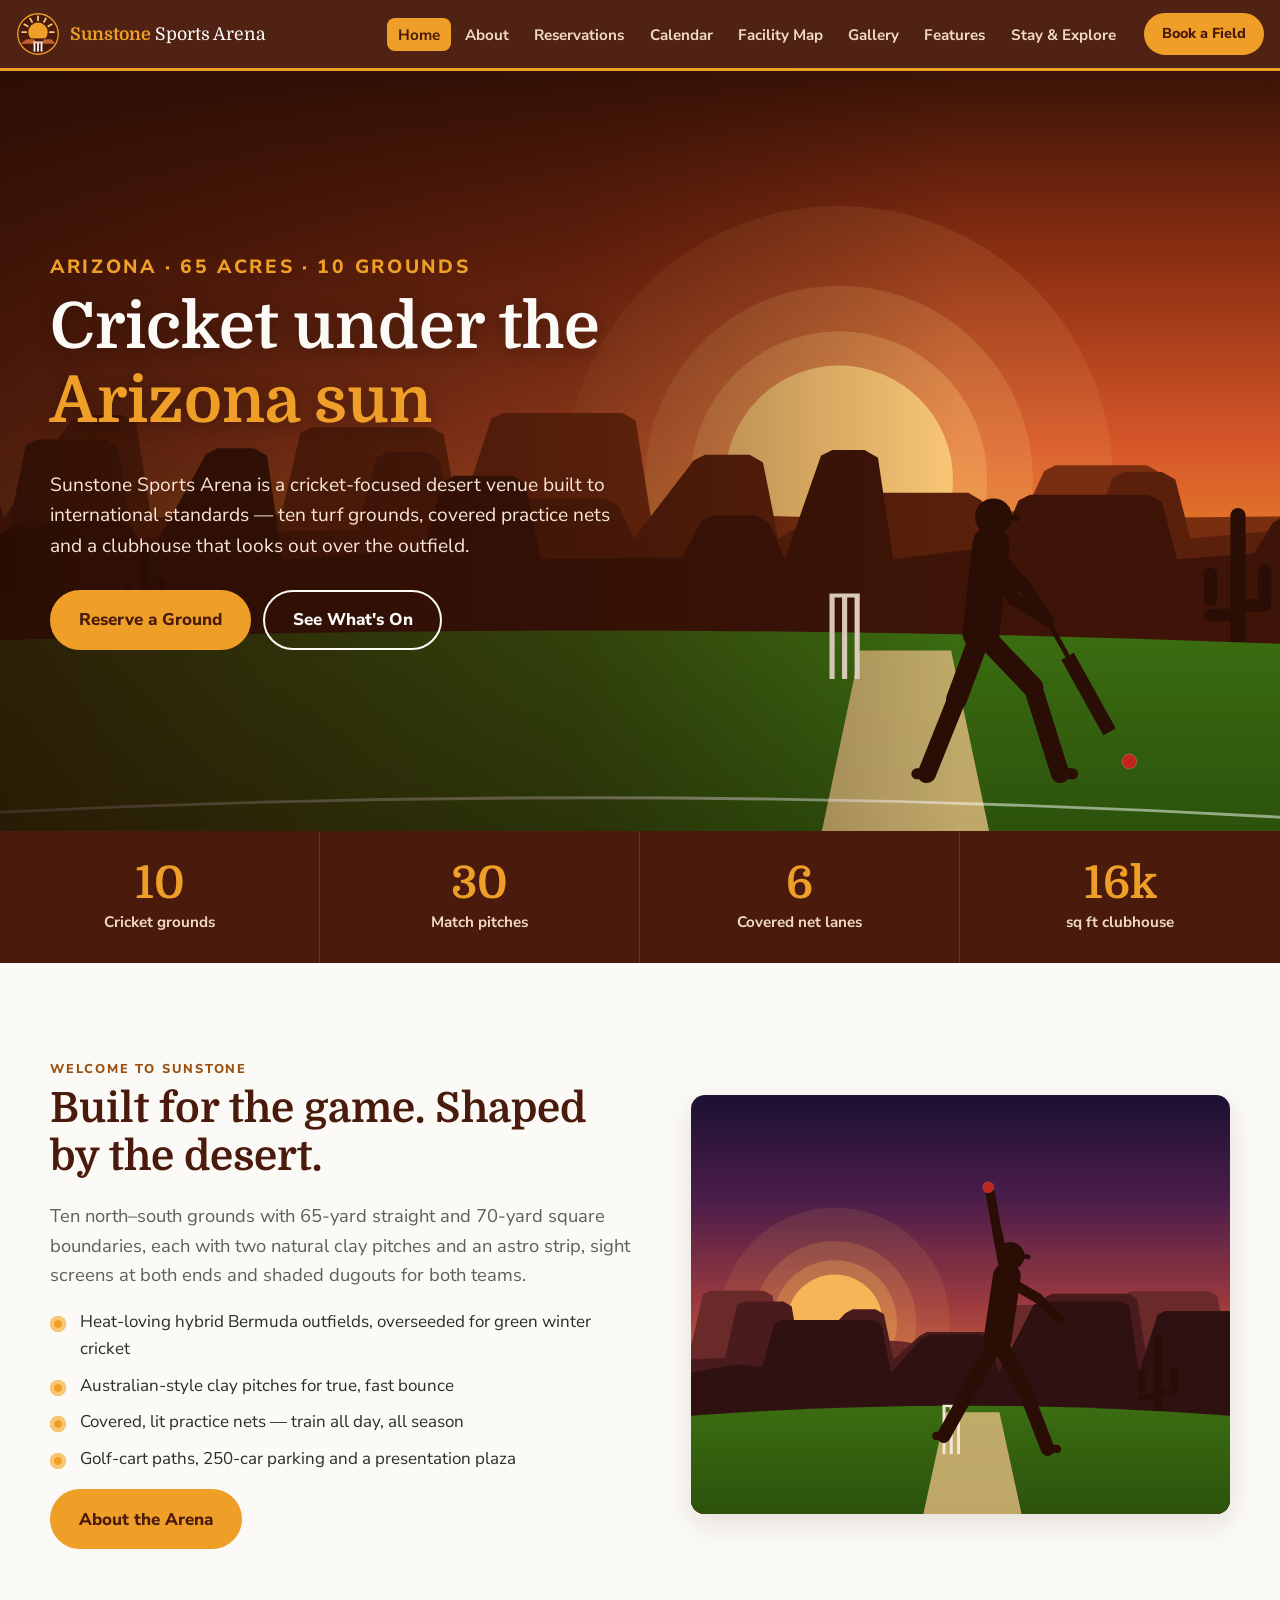
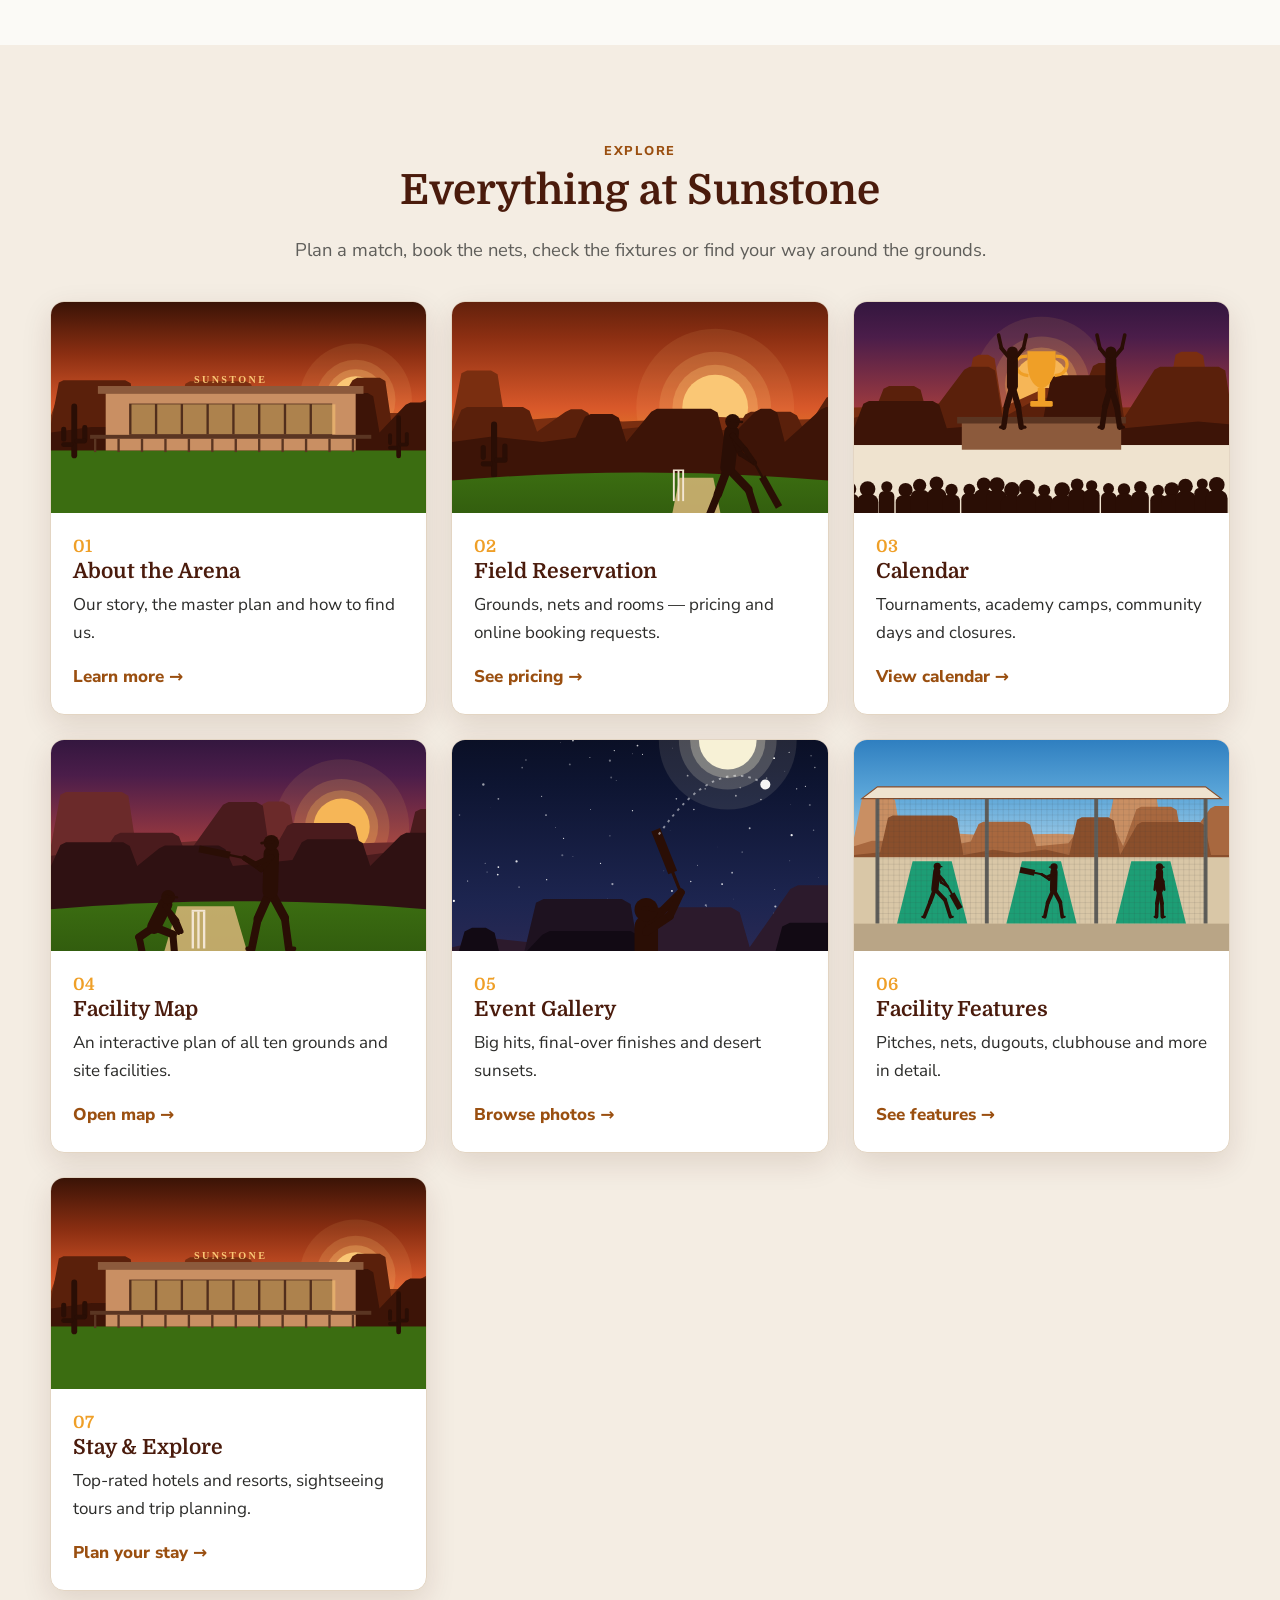
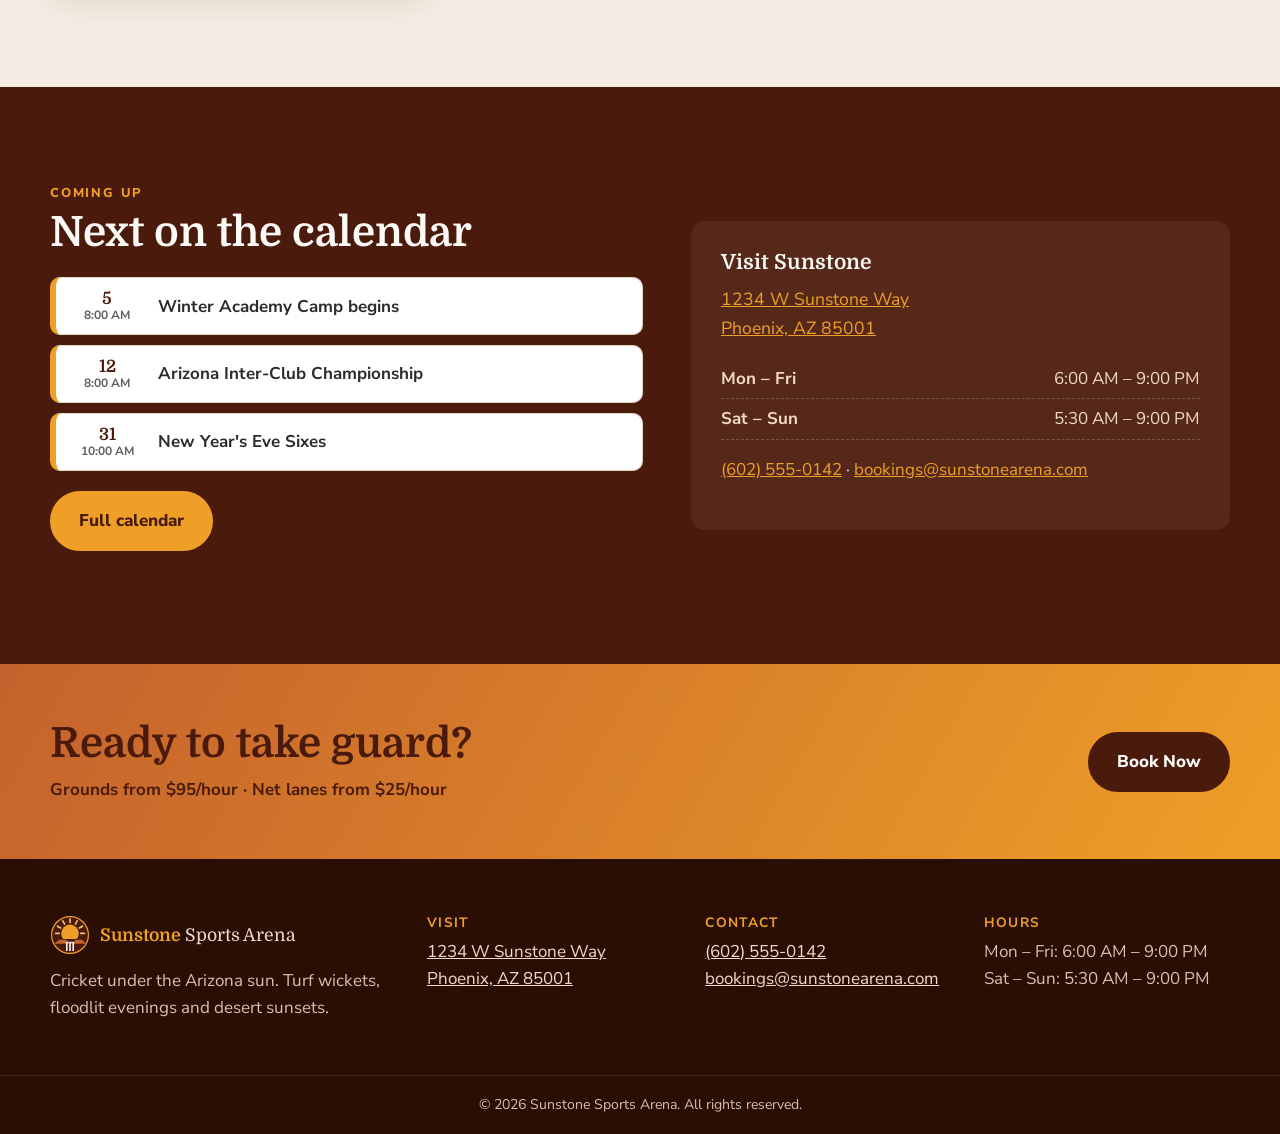
<file: index.html>
<!doctype html>
<html lang="en">
<head>
  <meta charset="utf-8">
  <meta name="viewport" content="width=device-width, initial-scale=1">
  <title>Sunstone Sports Arena | Cricket in Arizona</title>
  <meta name="description" content="Sunstone Sports Arena — a 65-acre, cricket-focused sports venue in Arizona with ten grounds, covered practice nets and a desert-modern clubhouse.">
  <link rel="canonical" href="https://deepakkartha.github.io/SunstoneArena/">
  <meta property="og:type" content="website">
  <meta property="og:site_name" content="Sunstone Sports Arena">
  <meta property="og:title" content="Sunstone Sports Arena | Cricket in Arizona">
  <meta property="og:description" content="Sunstone Sports Arena — a 65-acre, cricket-focused sports venue in Arizona with ten grounds, covered practice nets and a desert-modern clubhouse.">
  <meta property="og:url" content="https://deepakkartha.github.io/SunstoneArena/">
  <meta property="og:image" content="https://deepakkartha.github.io/SunstoneArena/images/og-image.png">
  <meta property="og:image:width" content="1200">
  <meta property="og:image:height" content="630">
  <meta name="twitter:card" content="summary_large_image">
  <meta name="theme-color" content="#4A1B0C">
  <link rel="icon" href="images/logo.svg" type="image/svg+xml">
  <link rel="preconnect" href="https://fonts.googleapis.com">
  <link rel="preconnect" href="https://fonts.gstatic.com" crossorigin>
  <link href="https://fonts.googleapis.com/css2?family=Domine:wght@400..700&family=Nunito+Sans:wght@400;600;700;800&display=swap" rel="stylesheet">
  <link rel="stylesheet" href="css/styles.css">
</head>
<body>
  <header id="site-header"></header>

  <main>
    <section class="hero">
      <img class="hero-art" src="images/hero-batter.svg" alt="A batter plays a cover drive at sunset in front of Arizona mesas and saguaro cacti">
      <div class="container">
        <p class="eyebrow" style="color:var(--sun)">Arizona · 65 acres · 10 grounds</p>
        <h1>Cricket under the <span>Arizona sun</span></h1>
        <p>Sunstone Sports Arena is a cricket-focused desert venue built to international standards — ten turf grounds, covered practice nets and a clubhouse that looks out over the outfield.</p>
        <div class="actions">
          <a class="btn" href="reservations.html#book">Reserve a Ground</a>
          <a class="btn btn-outline" href="calendar.html">See What's On</a>
        </div>
      </div>
    </section>

    <div class="stats">
      <div class="stat"><b>10</b><span>Cricket grounds</span></div>
      <div class="stat"><b>30</b><span>Match pitches</span></div>
      <div class="stat"><b>6</b><span>Covered net lanes</span></div>
      <div class="stat"><b>16k</b><span>sq ft clubhouse</span></div>
    </div>

    <section class="section">
      <div class="container split">
        <div class="reveal">
          <p class="eyebrow">Welcome to Sunstone</p>
          <h2>Built for the game. Shaped by the desert.</h2>
          <p class="lead">Ten north–south grounds with 65-yard straight and 70-yard square boundaries, each with two natural clay pitches and an astro strip, sight screens at both ends and shaded dugouts for both teams.</p>
          <ul class="checklist">
            <li>Heat-loving hybrid Bermuda outfields, overseeded for green winter cricket</li>
            <li>Australian-style clay pitches for true, fast bounce</li>
            <li>Covered, lit practice nets — train all day, all season</li>
            <li>Golf-cart paths, 250-car parking and a presentation plaza</li>
          </ul>
          <a class="btn" href="about.html">About the Arena</a>
        </div>
        <img class="rounded-art reveal" src="images/bowler.svg" alt="A fast bowler at the point of delivery against a desert dusk sky">
      </div>
    </section>

    <section class="section alt">
      <div class="container">
        <div class="center">
          <p class="eyebrow">Explore</p>
          <h2>Everything at Sunstone</h2>
          <p class="lead">Plan a match, book the nets, check the fixtures or find your way around the grounds.</p>
        </div>
        <div class="grid grid-3" style="margin-top:36px">
          <a class="card module-card reveal" href="about.html">
            <img class="thumb" src="images/gallery/clubhouse.svg" alt="">
            <div class="body"><span class="num">01</span><h3>About the Arena</h3><p>Our story, the master plan and how to find us.</p><span class="more">Learn more →</span></div>
          </a>
          <a class="card module-card reveal" href="reservations.html">
            <img class="thumb" src="images/gallery/cover-drive.svg" alt="">
            <div class="body"><span class="num">02</span><h3>Field Reservation</h3><p>Grounds, nets and rooms — pricing and online booking requests.</p><span class="more">See pricing →</span></div>
          </a>
          <a class="card module-card reveal" href="calendar.html">
            <img class="thumb" src="images/gallery/trophy.svg" alt="">
            <div class="body"><span class="num">03</span><h3>Calendar</h3><p>Tournaments, academy camps, community days and closures.</p><span class="more">View calendar →</span></div>
          </a>
          <a class="card module-card reveal" href="map.html">
            <img class="thumb" src="images/gallery/keeper.svg" alt="">
            <div class="body"><span class="num">04</span><h3>Facility Map</h3><p>An interactive plan of all ten grounds and site facilities.</p><span class="more">Open map →</span></div>
          </a>
          <a class="card module-card reveal" href="gallery.html">
            <img class="thumb" src="images/gallery/moonlight-six.svg" alt="" style="object-position:center 30%">
            <div class="body"><span class="num">05</span><h3>Event Gallery</h3><p>Big hits, final-over finishes and desert sunsets.</p><span class="more">Browse photos →</span></div>
          </a>
          <a class="card module-card reveal" href="features.html">
            <img class="thumb" src="images/gallery/nets.svg" alt="">
            <div class="body"><span class="num">06</span><h3>Facility Features</h3><p>Pitches, nets, dugouts, clubhouse and more in detail.</p><span class="more">See features →</span></div>
          </a>
          <a class="card module-card reveal" href="travel.html">
            <img class="thumb" src="images/gallery/clubhouse.svg" alt="" style="object-position:center 80%">
            <div class="body"><span class="num">07</span><h3>Stay &amp; Explore</h3><p>Top-rated hotels and resorts, sightseeing tours and trip planning.</p><span class="more">Plan your stay →</span></div>
          </a>
        </div>
      </div>
    </section>

    <section class="section dark">
      <div class="container split">
        <div>
          <p class="eyebrow">Coming up</p>
          <h2>Next on the calendar</h2>
          <ul class="event-list" id="upcoming"></ul>
          <p style="margin-top:20px"><a class="btn" href="calendar.html">Full calendar</a></p>
        </div>
        <div class="info-panel" style="background:rgba(255,255,255,.06)">
          <h3>Visit Sunstone</h3>
          <address><a data-site-href="maps" target="_blank" rel="noopener"><span data-site="street"></span><br><span data-site="cityline"></span></a></address>
          <dl data-site="hours"></dl>
          <p style="margin-top:16px"><a data-site-href="phone"><span data-site="phone"></span></a> · <a data-site-href="email"><span data-site="email"></span></a></p>
        </div>
      </div>
    </section>

    <section class="cta-band">
      <div class="container">
        <div><h2>Ready to take guard?</h2><p style="margin:0;font-weight:700">Grounds from $95/hour · Net lanes from $25/hour</p></div>
        <a class="btn" href="reservations.html#book">Book Now</a>
      </div>
    </section>
  </main>

  <footer id="site-footer"></footer>
  <script src="js/site-config.js"></script>
  <script src="js/main.js"></script>
  <script>
    (function () {
      const ul = document.getElementById("upcoming");
      const today = new Date(); today.setHours(0, 0, 0, 0);
      const fmt = (d) => d.toLocaleDateString("en-US", { month: "short" });
      SUNSTONE.events
        .map((e) => ({ ...e, d: new Date(e.date + "T00:00:00") }))
        .filter((e) => e.d >= today && e.type !== "maintenance")
        .sort((a, b) => a.d - b.d)
        .slice(0, 4)
        .forEach((e) => {
          const li = document.createElement("li");
          li.innerHTML = `<div class="date">${e.d.getDate()}<small>${fmt(e.d)}</small></div><div><strong></strong><br><small></small></div>`;
          li.querySelector("strong").textContent = e.title;
          li.querySelector("small:last-child").textContent = e.time;
          ul.appendChild(li);
        });
      if (!ul.children.length) ul.innerHTML = "<li>New fixtures coming soon.</li>";
    })();
  </script>
</body>
</html>
</file>
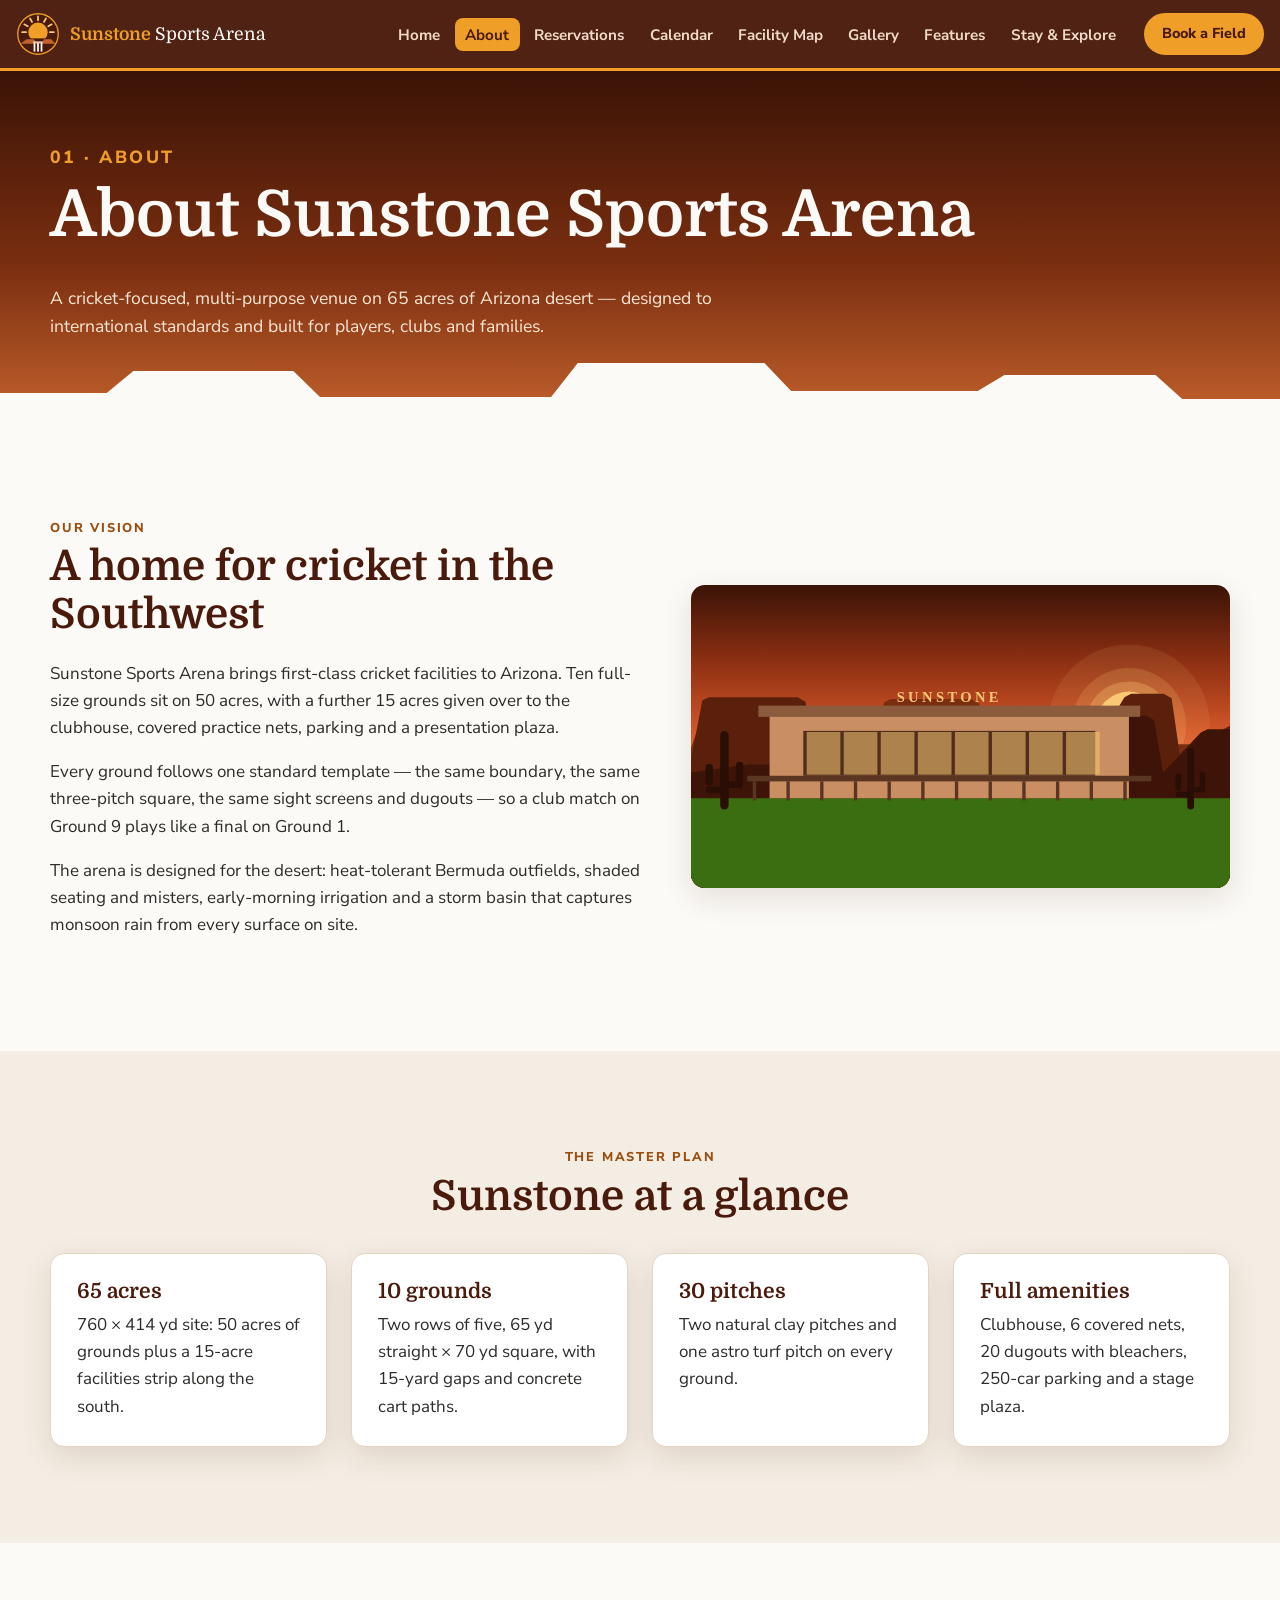
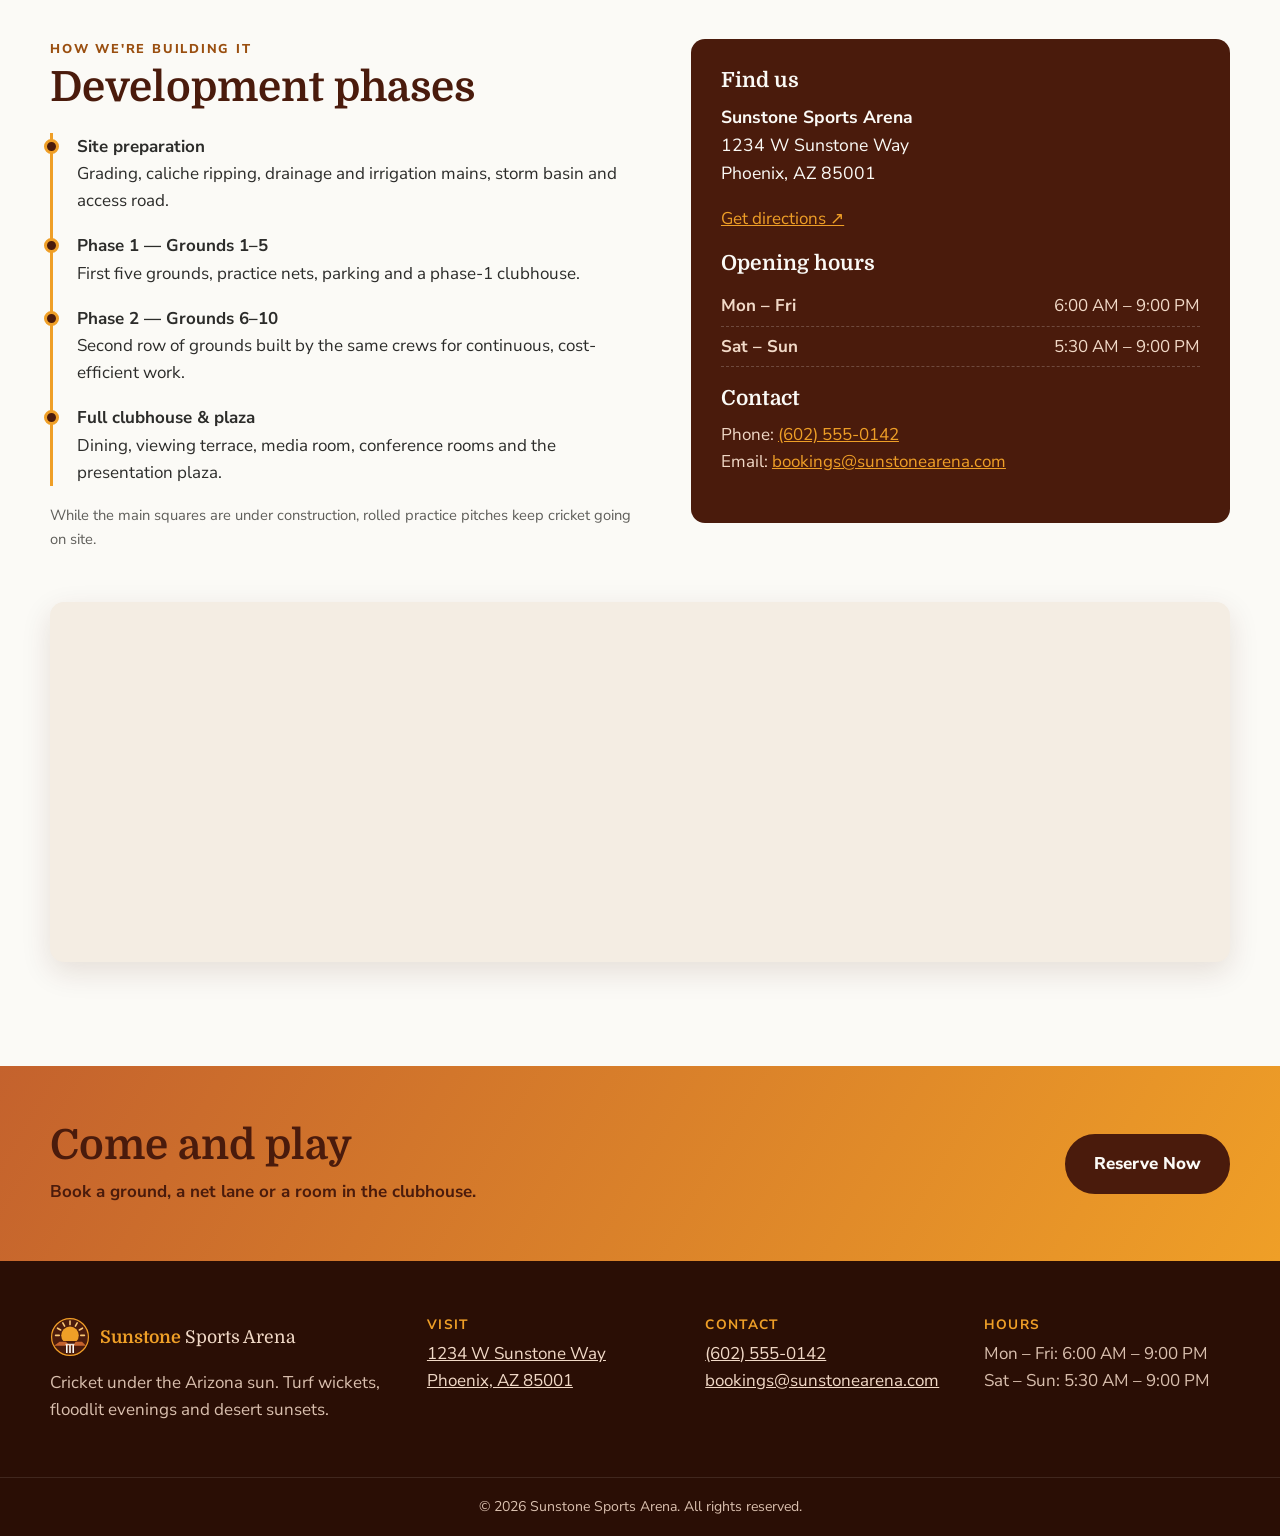
<file: about.html>
<!doctype html>
<html lang="en">
<head>
  <meta charset="utf-8">
  <meta name="viewport" content="width=device-width, initial-scale=1">
  <title>About | Sunstone Sports Arena</title>
  <meta name="description" content="About Sunstone Sports Arena — a 65-acre cricket venue in Arizona. Our vision, master plan, address and opening hours.">
  <link rel="canonical" href="https://deepakkartha.github.io/SunstoneArena/about.html">
  <meta property="og:type" content="website">
  <meta property="og:site_name" content="Sunstone Sports Arena">
  <meta property="og:title" content="About | Sunstone Sports Arena">
  <meta property="og:description" content="About Sunstone Sports Arena — a 65-acre cricket venue in Arizona. Our vision, master plan, address and opening hours.">
  <meta property="og:url" content="https://deepakkartha.github.io/SunstoneArena/about.html">
  <meta property="og:image" content="https://deepakkartha.github.io/SunstoneArena/images/og-image.png">
  <meta property="og:image:width" content="1200">
  <meta property="og:image:height" content="630">
  <meta name="twitter:card" content="summary_large_image">
  <meta name="theme-color" content="#4A1B0C">
  <link rel="icon" href="images/logo.svg" type="image/svg+xml">
  <link rel="preconnect" href="https://fonts.googleapis.com">
  <link rel="preconnect" href="https://fonts.gstatic.com" crossorigin>
  <link href="https://fonts.googleapis.com/css2?family=Domine:wght@400..700&family=Nunito+Sans:wght@400;600;700;800&display=swap" rel="stylesheet">
  <link rel="stylesheet" href="css/styles.css">
</head>
<body>
  <header id="site-header"></header>
  <main>
    <section class="page-hero">
      <div class="container">
        <p class="eyebrow" style="color:var(--sun)">01 · About</p>
        <h1>About Sunstone Sports Arena</h1>
        <p>A cricket-focused, multi-purpose venue on 65 acres of Arizona desert — designed to international standards and built for players, clubs and families.</p>
      </div>
      <svg class="mesa" viewBox="0 0 1440 70" preserveAspectRatio="none" aria-hidden="true"><path d="M0 70 L0 40 L120 40 L150 18 L330 18 L360 44 L620 44 L650 10 L860 10 L890 38 L1100 38 L1130 22 L1300 22 L1330 46 L1440 46 L1440 70 Z" fill="#FBFAF6"/></svg>
    </section>

    <section class="section">
      <div class="container split">
        <div class="reveal">
          <p class="eyebrow">Our vision</p>
          <h2>A home for cricket in the Southwest</h2>
          <p>Sunstone Sports Arena brings first-class cricket facilities to Arizona. Ten full-size grounds sit on 50 acres, with a further 15 acres given over to the clubhouse, covered practice nets, parking and a presentation plaza.</p>
          <p>Every ground follows one standard template — the same boundary, the same three-pitch square, the same sight screens and dugouts — so a club match on Ground 9 plays like a final on Ground 1.</p>
          <p>The arena is designed for the desert: heat-tolerant Bermuda outfields, shaded seating and misters, early-morning irrigation and a storm basin that captures monsoon rain from every surface on site.</p>
        </div>
        <img class="rounded-art reveal" src="images/gallery/clubhouse.svg" alt="The Sunstone clubhouse and shaded viewing terrace at sunset">
      </div>
    </section>

    <section class="section alt">
      <div class="container">
        <div class="center">
          <p class="eyebrow">The master plan</p>
          <h2>Sunstone at a glance</h2>
        </div>
        <div class="grid grid-4" style="margin-top:32px">
          <div class="card reveal"><h3>65 acres</h3><p>760 × 414 yd site: 50 acres of grounds plus a 15-acre facilities strip along the south.</p></div>
          <div class="card reveal"><h3>10 grounds</h3><p>Two rows of five, 65 yd straight × 70 yd square, with 15-yard gaps and concrete cart paths.</p></div>
          <div class="card reveal"><h3>30 pitches</h3><p>Two natural clay pitches and one astro turf pitch on every ground.</p></div>
          <div class="card reveal"><h3>Full amenities</h3><p>Clubhouse, 6 covered nets, 20 dugouts with bleachers, 250-car parking and a stage plaza.</p></div>
        </div>
      </div>
    </section>

    <section class="section">
      <div class="container split" style="align-items:start">
        <div>
          <p class="eyebrow">How we're building it</p>
          <h2>Development phases</h2>
          <ol class="timeline">
            <li><strong>Site preparation</strong><br>Grading, caliche ripping, drainage and irrigation mains, storm basin and access road.</li>
            <li><strong>Phase 1 — Grounds 1–5</strong><br>First five grounds, practice nets, parking and a phase-1 clubhouse.</li>
            <li><strong>Phase 2 — Grounds 6–10</strong><br>Second row of grounds built by the same crews for continuous, cost-efficient work.</li>
            <li><strong>Full clubhouse &amp; plaza</strong><br>Dining, viewing terrace, media room, conference rooms and the presentation plaza.</li>
          </ol>
          <p class="note">While the main squares are under construction, rolled practice pitches keep cricket going on site.</p>
        </div>
        <div class="info-panel reveal" id="visit">
          <h3>Find us</h3>
          <address>
            <strong data-site="name"></strong><br>
            <span data-site="street"></span><br>
            <span data-site="cityline"></span>
          </address>
          <p><a data-site-href="maps" target="_blank" rel="noopener">Get directions ↗</a></p>
          <h3 style="margin-top:20px">Opening hours</h3>
          <dl data-site="hours"></dl>
          <h3 style="margin-top:20px">Contact</h3>
          <p>Phone: <a data-site-href="phone"><span data-site="phone"></span></a><br>Email: <a data-site-href="email"><span data-site="email"></span></a></p>
        </div>
      </div>
      <div class="container" style="margin-top:36px">
        <iframe class="map-embed" data-site-mapframe title="Map showing the location of Sunstone Sports Arena" loading="lazy" referrerpolicy="no-referrer-when-downgrade"></iframe>
      </div>
    </section>

    <section class="cta-band">
      <div class="container">
        <div><h2>Come and play</h2><p style="margin:0;font-weight:700">Book a ground, a net lane or a room in the clubhouse.</p></div>
        <a class="btn" href="reservations.html#book">Reserve Now</a>
      </div>
    </section>
  </main>
  <footer id="site-footer"></footer>
  <script src="js/site-config.js"></script>
  <script src="js/main.js"></script>
</body>
</html>
</file>
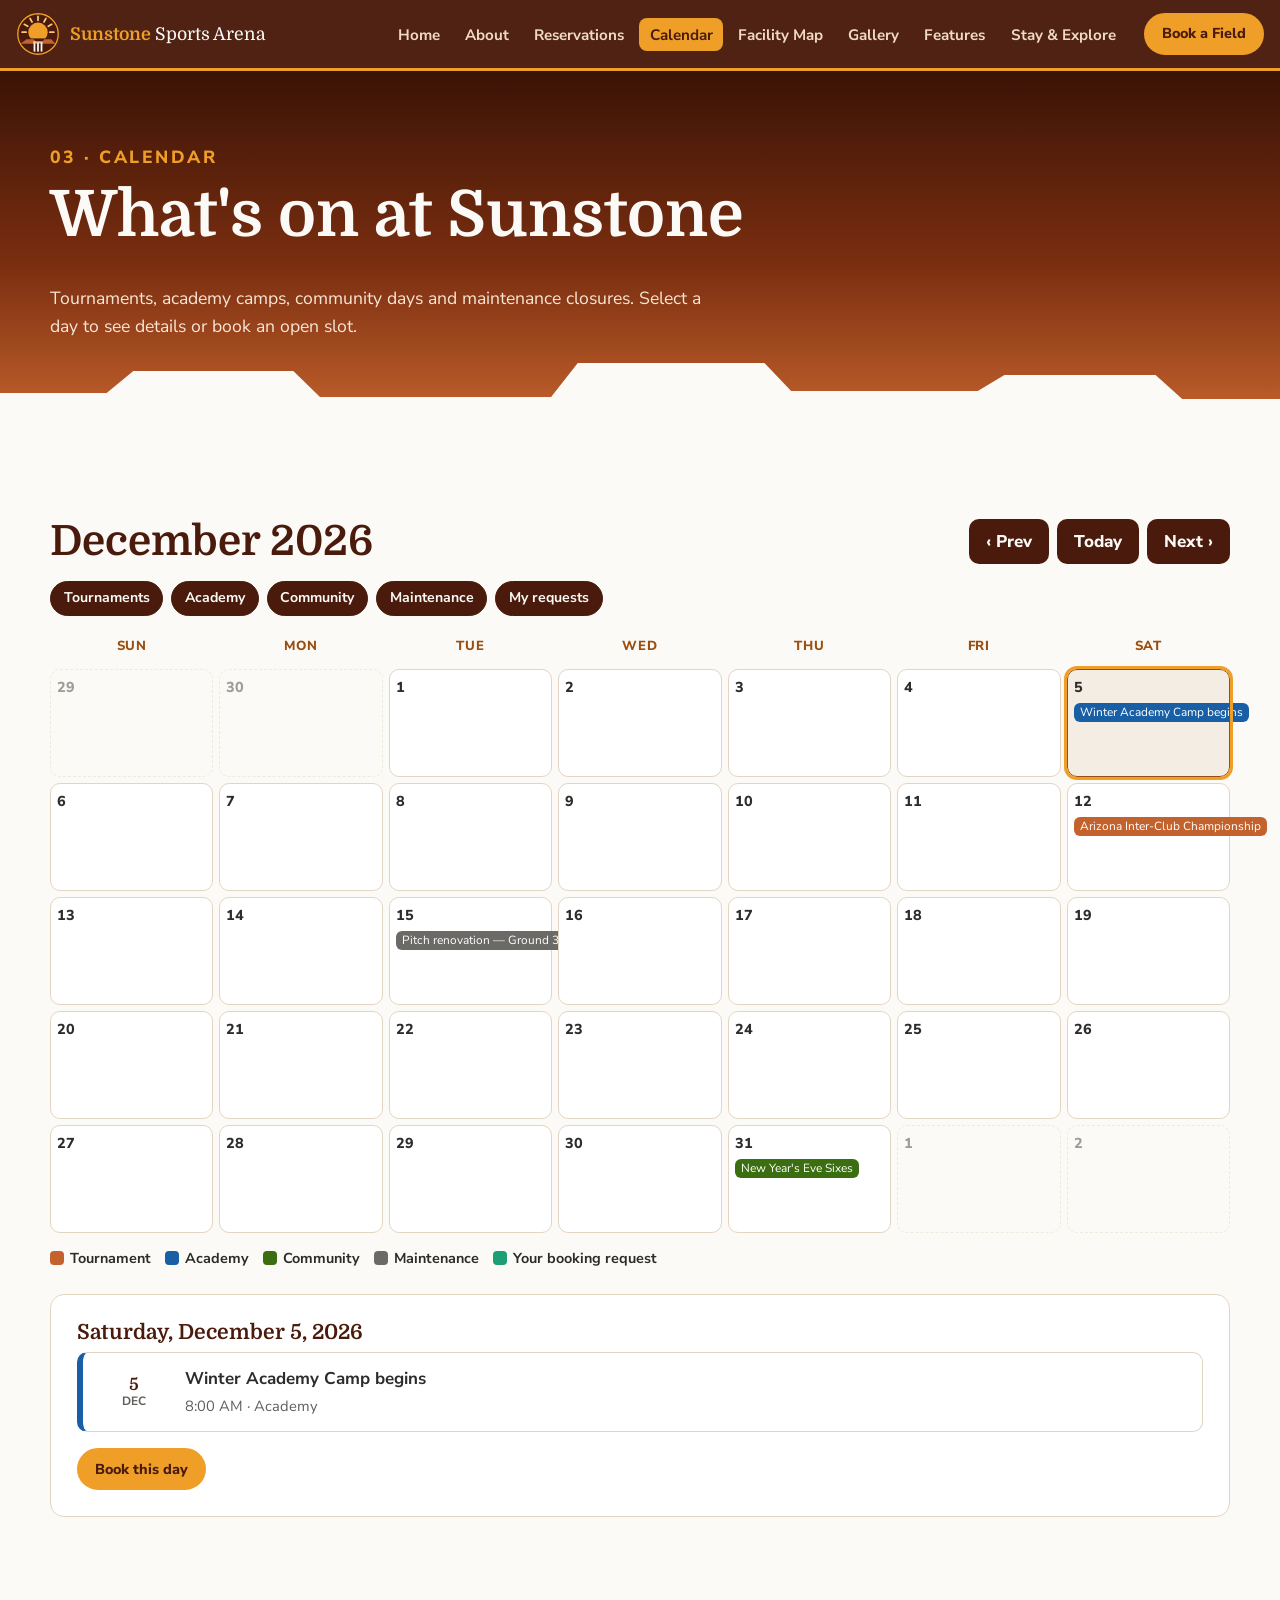
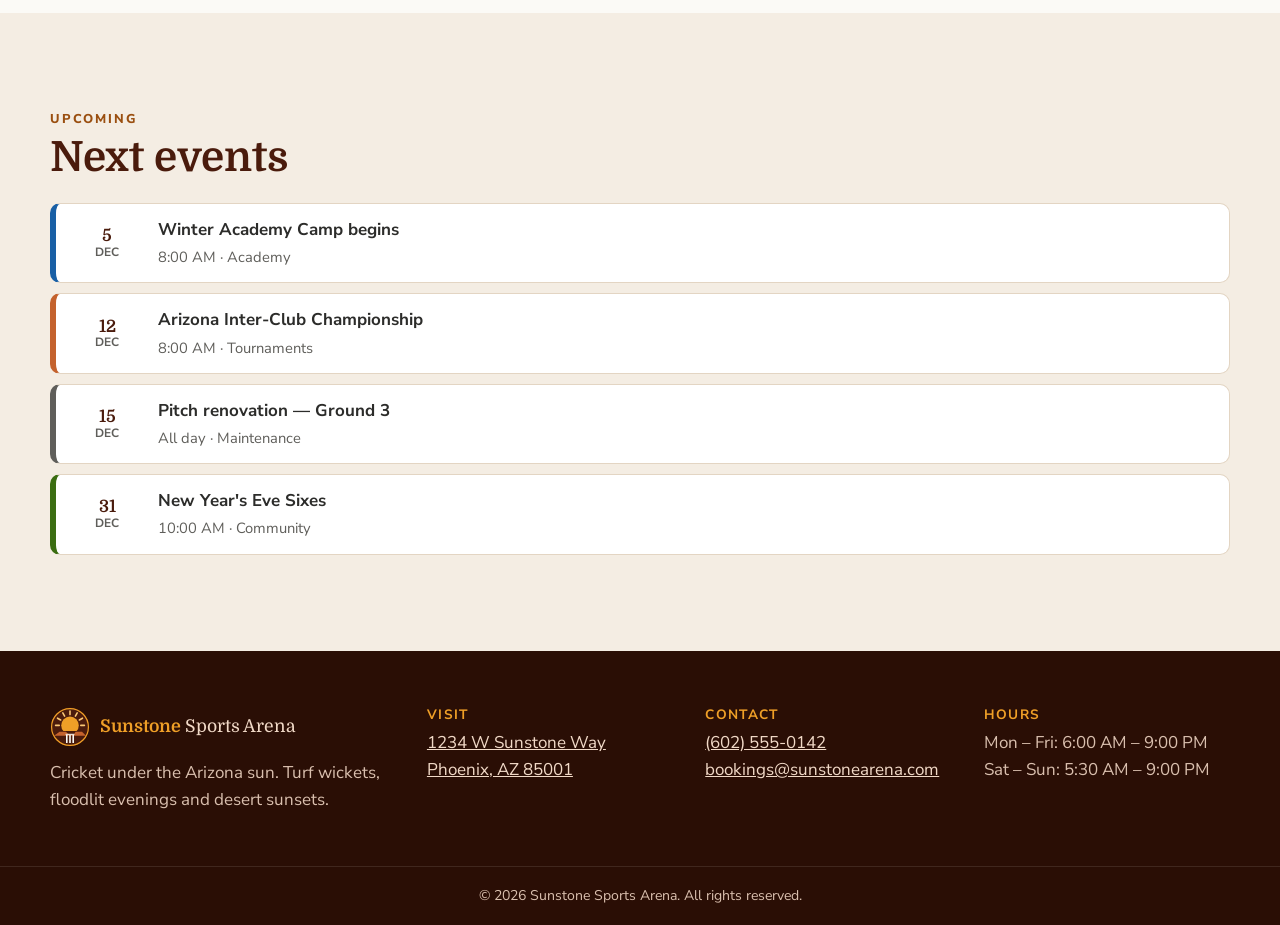
<file: calendar.html>
<!doctype html>
<html lang="en">
<head>
  <meta charset="utf-8">
  <meta name="viewport" content="width=device-width, initial-scale=1">
  <title>Calendar | Sunstone Sports Arena</title>
  <meta name="description" content="Tournaments, academy camps, community days and ground closures at Sunstone Sports Arena.">
  <link rel="canonical" href="https://deepakkartha.github.io/SunstoneArena/calendar.html">
  <meta property="og:type" content="website">
  <meta property="og:site_name" content="Sunstone Sports Arena">
  <meta property="og:title" content="Calendar | Sunstone Sports Arena">
  <meta property="og:description" content="Tournaments, academy camps, community days and ground closures at Sunstone Sports Arena.">
  <meta property="og:url" content="https://deepakkartha.github.io/SunstoneArena/calendar.html">
  <meta property="og:image" content="https://deepakkartha.github.io/SunstoneArena/images/og-image.png">
  <meta property="og:image:width" content="1200">
  <meta property="og:image:height" content="630">
  <meta name="twitter:card" content="summary_large_image">
  <meta name="theme-color" content="#4A1B0C">
  <link rel="icon" href="images/logo.svg" type="image/svg+xml">
  <link rel="preconnect" href="https://fonts.googleapis.com">
  <link rel="preconnect" href="https://fonts.gstatic.com" crossorigin>
  <link href="https://fonts.googleapis.com/css2?family=Domine:wght@400..700&family=Nunito+Sans:wght@400;600;700;800&display=swap" rel="stylesheet">
  <link rel="stylesheet" href="css/styles.css">
</head>
<body>
  <header id="site-header"></header>
  <main>
    <section class="page-hero">
      <div class="container">
        <p class="eyebrow" style="color:var(--sun)">03 · Calendar</p>
        <h1>What's on at Sunstone</h1>
        <p>Tournaments, academy camps, community days and maintenance closures. Select a day to see details or book an open slot.</p>
      </div>
      <svg class="mesa" viewBox="0 0 1440 70" preserveAspectRatio="none" aria-hidden="true"><path d="M0 70 L0 40 L120 40 L150 18 L330 18 L360 44 L620 44 L650 10 L860 10 L890 38 L1100 38 L1130 22 L1300 22 L1330 46 L1440 46 L1440 70 Z" fill="#FBFAF6"/></svg>
    </section>

    <section class="section">
      <div class="container">
        <div class="cal-head">
          <h2 id="cal-title">Month</h2>
          <div class="cal-nav">
            <button type="button" id="prev" aria-label="Previous month">‹ Prev</button>
            <button type="button" id="today">Today</button>
            <button type="button" id="next" aria-label="Next month">Next ›</button>
          </div>
        </div>
        <div class="map-filters" id="type-filters" role="group" aria-label="Filter events by type"></div>
        <div class="cal-grid" id="cal-grid"></div>
        <div class="legend">
          <span><i style="background:var(--clay)"></i>Tournament</span>
          <span><i style="background:var(--sky)"></i>Academy</span>
          <span><i style="background:var(--sage)"></i>Community</span>
          <span><i style="background:#6b6a66"></i>Maintenance</span>
          <span><i style="background:var(--turq)"></i>Your booking request</span>
        </div>

        <div class="day-detail card" id="day-detail" style="box-shadow:none">
          <h3 id="day-title">Select a day</h3>
          <ul class="event-list" id="day-events"></ul>
          <p style="margin-top:16px"><a class="btn btn-sm" id="day-book" href="reservations.html#book">Book this day</a></p>
        </div>
      </div>
    </section>

    <section class="section alt">
      <div class="container">
        <p class="eyebrow">Upcoming</p>
        <h2>Next events</h2>
        <ul class="event-list" id="upcoming-list" style="margin-top:20px"></ul>
      </div>
    </section>
  </main>
  <footer id="site-footer"></footer>
  <script src="js/site-config.js"></script>
  <script src="js/main.js"></script>
  <script src="js/calendar.js"></script>
</body>
</html>
</file>
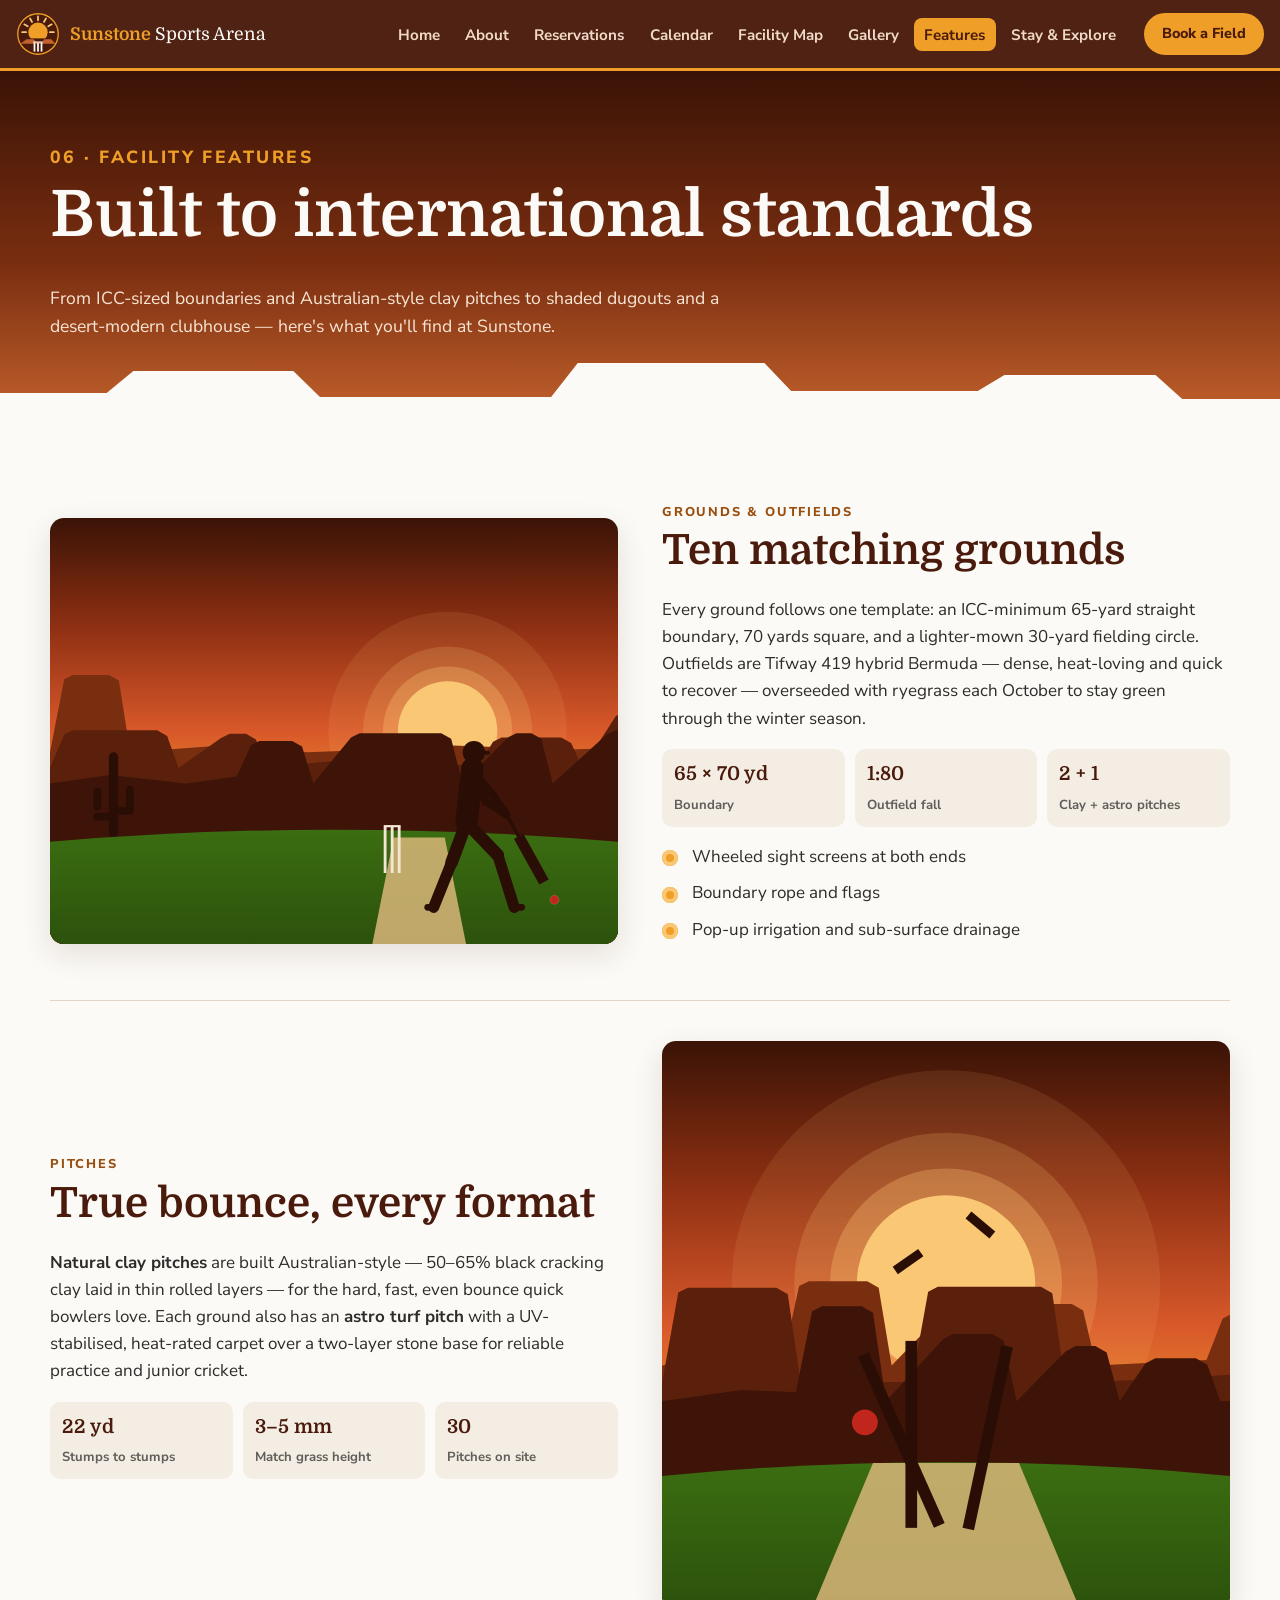
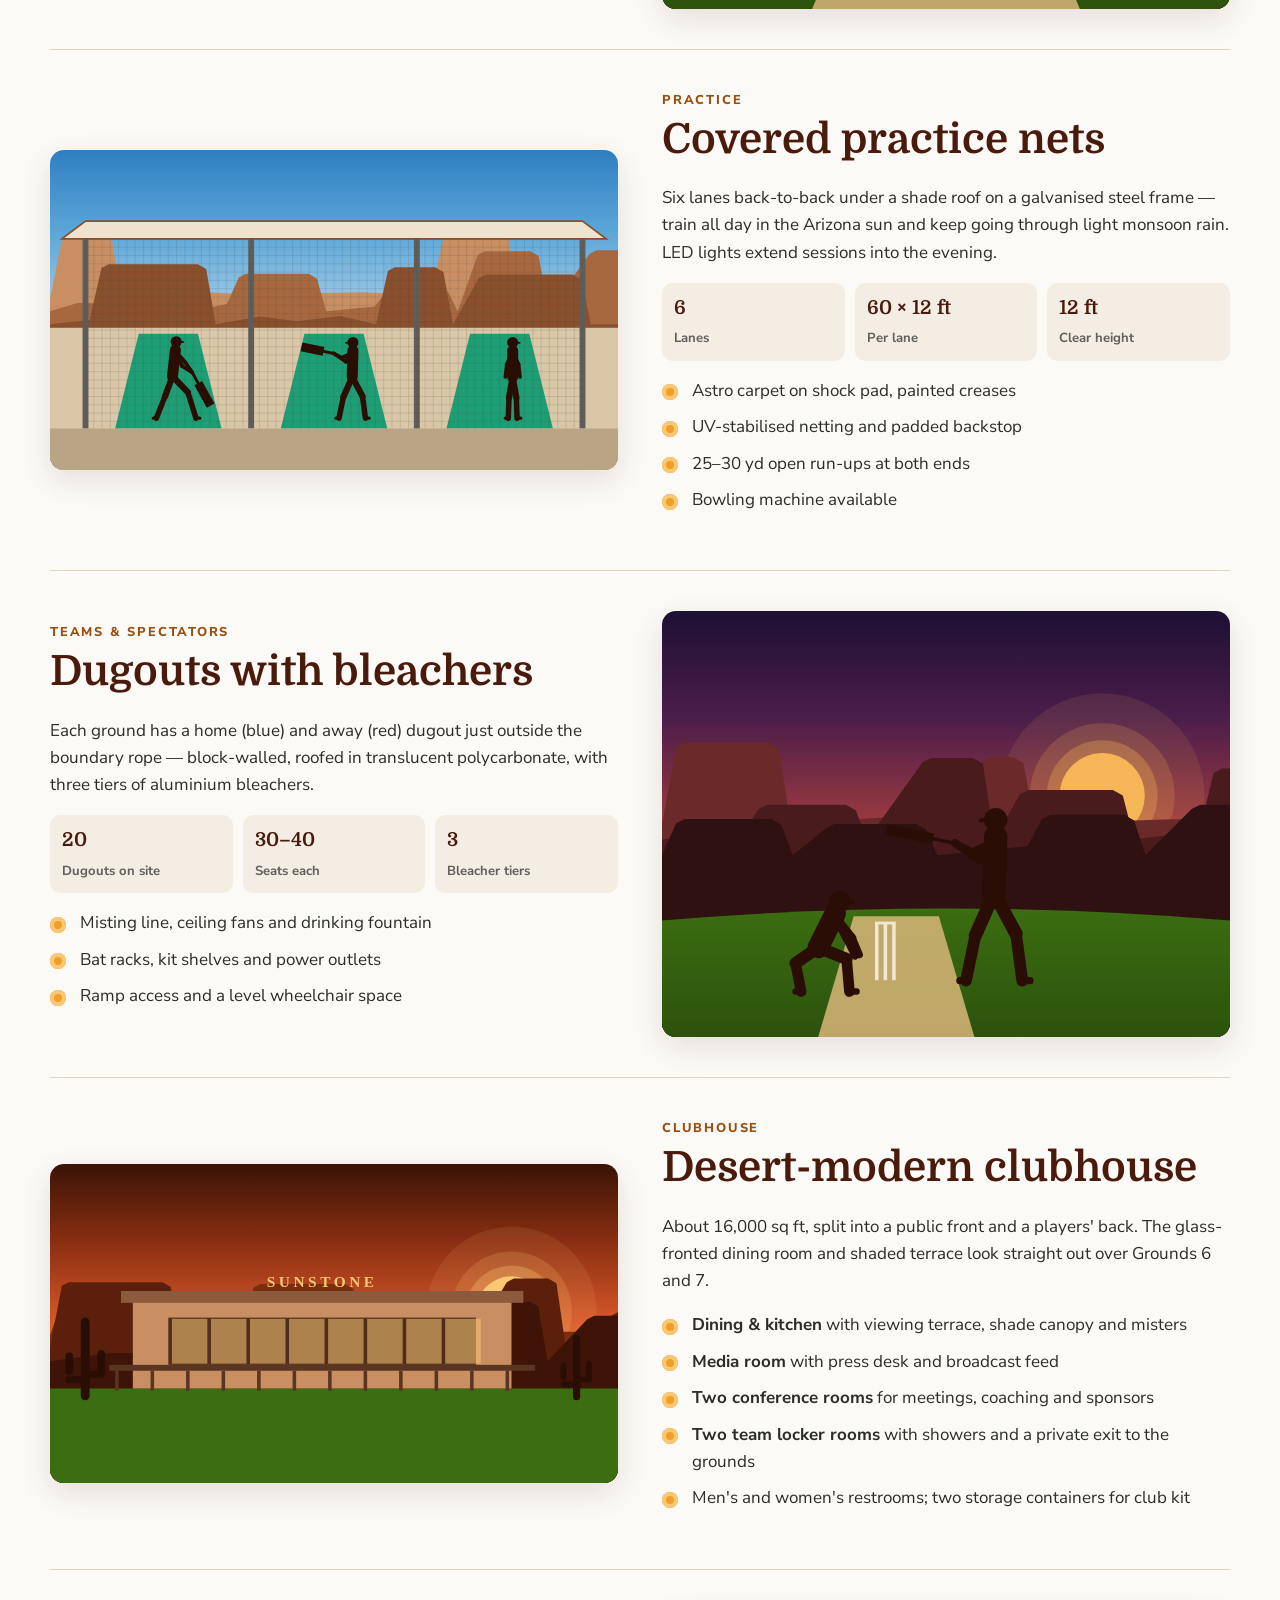
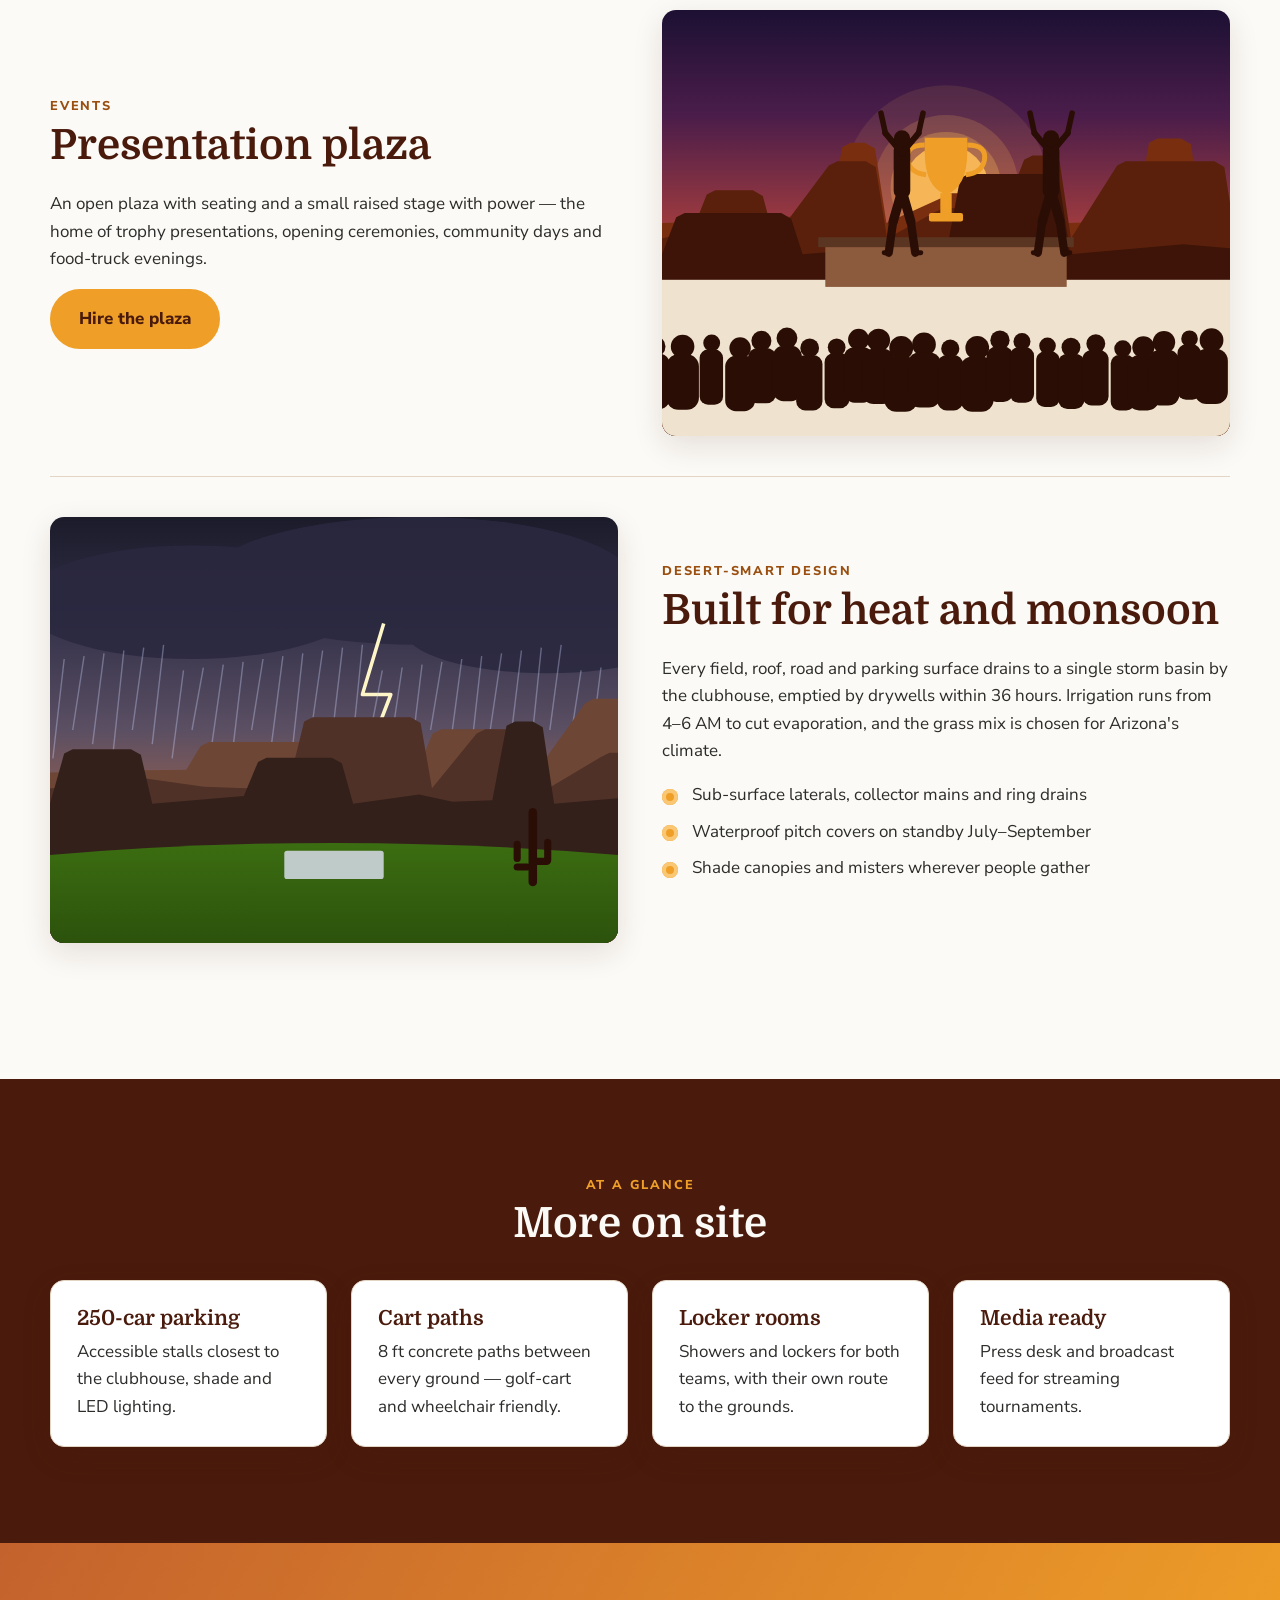
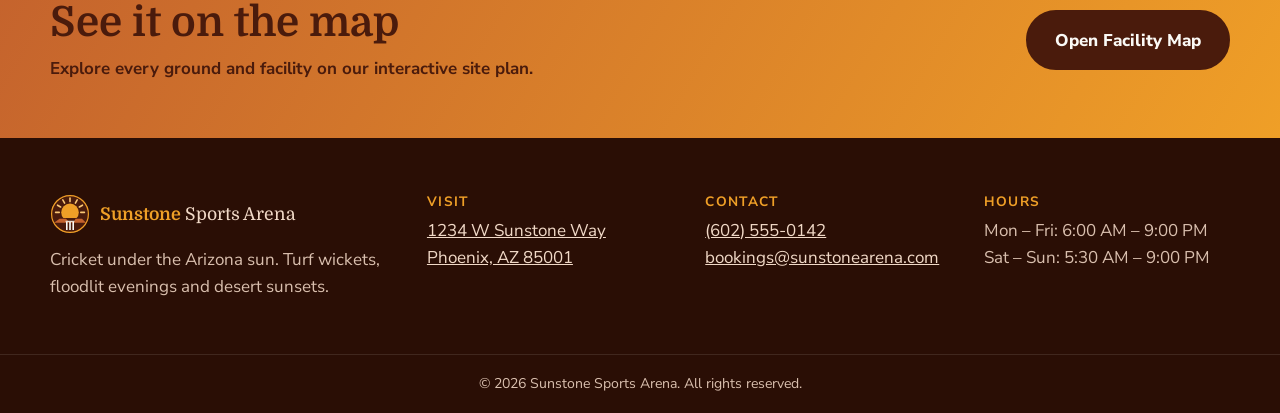
<file: features.html>
<!doctype html>
<html lang="en">
<head>
  <meta charset="utf-8">
  <meta name="viewport" content="width=device-width, initial-scale=1">
  <title>Facility Features | Sunstone Sports Arena</title>
  <meta name="description" content="Grounds, pitches, covered practice nets, dugouts, clubhouse and desert-smart design at Sunstone Sports Arena.">
  <link rel="canonical" href="https://deepakkartha.github.io/SunstoneArena/features.html">
  <meta property="og:type" content="website">
  <meta property="og:site_name" content="Sunstone Sports Arena">
  <meta property="og:title" content="Facility Features | Sunstone Sports Arena">
  <meta property="og:description" content="Grounds, pitches, covered practice nets, dugouts, clubhouse and desert-smart design at Sunstone Sports Arena.">
  <meta property="og:url" content="https://deepakkartha.github.io/SunstoneArena/features.html">
  <meta property="og:image" content="https://deepakkartha.github.io/SunstoneArena/images/og-image.png">
  <meta property="og:image:width" content="1200">
  <meta property="og:image:height" content="630">
  <meta name="twitter:card" content="summary_large_image">
  <meta name="theme-color" content="#4A1B0C">
  <link rel="icon" href="images/logo.svg" type="image/svg+xml">
  <link rel="preconnect" href="https://fonts.googleapis.com">
  <link rel="preconnect" href="https://fonts.gstatic.com" crossorigin>
  <link href="https://fonts.googleapis.com/css2?family=Domine:wght@400..700&family=Nunito+Sans:wght@400;600;700;800&display=swap" rel="stylesheet">
  <link rel="stylesheet" href="css/styles.css">
</head>
<body>
  <header id="site-header"></header>
  <main>
    <section class="page-hero">
      <div class="container">
        <p class="eyebrow" style="color:var(--sun)">06 · Facility Features</p>
        <h1>Built to international standards</h1>
        <p>From ICC-sized boundaries and Australian-style clay pitches to shaded dugouts and a desert-modern clubhouse — here's what you'll find at Sunstone.</p>
      </div>
      <svg class="mesa" viewBox="0 0 1440 70" preserveAspectRatio="none" aria-hidden="true"><path d="M0 70 L0 40 L120 40 L150 18 L330 18 L360 44 L620 44 L650 10 L860 10 L890 38 L1100 38 L1130 22 L1300 22 L1330 46 L1440 46 L1440 70 Z" fill="#FBFAF6"/></svg>
    </section>

    <section class="section" style="padding-top:40px">
      <div class="container">
        <div class="feature-row reveal" id="grounds">
          <img class="rounded-art feature-art" src="images/gallery/cover-drive.svg" alt="Batter playing a cover drive on a Sunstone ground">
          <div>
            <p class="eyebrow">Grounds &amp; outfields</p>
            <h2>Ten matching grounds</h2>
            <p>Every ground follows one template: an ICC-minimum 65-yard straight boundary, 70 yards square, and a lighter-mown 30-yard fielding circle. Outfields are Tifway 419 hybrid Bermuda — dense, heat-loving and quick to recover — overseeded with ryegrass each October to stay green through the winter season.</p>
            <div class="spec"><div><b>65 × 70 yd</b><span>Boundary</span></div><div><b>1:80</b><span>Outfield fall</span></div><div><b>2 + 1</b><span>Clay + astro pitches</span></div></div>
            <ul class="checklist"><li>Wheeled sight screens at both ends</li><li>Boundary rope and flags</li><li>Pop-up irrigation and sub-surface drainage</li></ul>
          </div>
        </div>

        <div class="feature-row reveal" id="pitches">
          <img class="rounded-art feature-art" src="images/gallery/wicket.svg" alt="Stumps flying on a clay pitch">
          <div>
            <p class="eyebrow">Pitches</p>
            <h2>True bounce, every format</h2>
            <p><strong>Natural clay pitches</strong> are built Australian-style — 50–65% black cracking clay laid in thin rolled layers — for the hard, fast, even bounce quick bowlers love. Each ground also has an <strong>astro turf pitch</strong> with a UV-stabilised, heat-rated carpet over a two-layer stone base for reliable practice and junior cricket.</p>
            <div class="spec"><div><b>22 yd</b><span>Stumps to stumps</span></div><div><b>3–5 mm</b><span>Match grass height</span></div><div><b>30</b><span>Pitches on site</span></div></div>
          </div>
        </div>

        <div class="feature-row reveal" id="nets">
          <img class="rounded-art feature-art" src="images/gallery/nets.svg" alt="Covered practice nets with juniors batting">
          <div>
            <p class="eyebrow">Practice</p>
            <h2>Covered practice nets</h2>
            <p>Six lanes back-to-back under a shade roof on a galvanised steel frame — train all day in the Arizona sun and keep going through light monsoon rain. LED lights extend sessions into the evening.</p>
            <div class="spec"><div><b>6</b><span>Lanes</span></div><div><b>60 × 12 ft</b><span>Per lane</span></div><div><b>12 ft</b><span>Clear height</span></div></div>
            <ul class="checklist"><li>Astro carpet on shock pad, painted creases</li><li>UV-stabilised netting and padded backstop</li><li>25–30 yd open run-ups at both ends</li><li>Bowling machine available</li></ul>
          </div>
        </div>

        <div class="feature-row reveal" id="dugouts">
          <img class="rounded-art feature-art" src="images/gallery/keeper.svg" alt="Batter and wicketkeeper in action at dusk">
          <div>
            <p class="eyebrow">Teams &amp; spectators</p>
            <h2>Dugouts with bleachers</h2>
            <p>Each ground has a home (blue) and away (red) dugout just outside the boundary rope — block-walled, roofed in translucent polycarbonate, with three tiers of aluminium bleachers.</p>
            <div class="spec"><div><b>20</b><span>Dugouts on site</span></div><div><b>30–40</b><span>Seats each</span></div><div><b>3</b><span>Bleacher tiers</span></div></div>
            <ul class="checklist"><li>Misting line, ceiling fans and drinking fountain</li><li>Bat racks, kit shelves and power outlets</li><li>Ramp access and a level wheelchair space</li></ul>
          </div>
        </div>

        <div class="feature-row reveal" id="clubhouse">
          <img class="rounded-art feature-art" src="images/gallery/clubhouse.svg" alt="The clubhouse and shaded viewing terrace">
          <div>
            <p class="eyebrow">Clubhouse</p>
            <h2>Desert-modern clubhouse</h2>
            <p>About 16,000 sq ft, split into a public front and a players' back. The glass-fronted dining room and shaded terrace look straight out over Grounds 6 and 7.</p>
            <ul class="checklist">
              <li><strong>Dining &amp; kitchen</strong> with viewing terrace, shade canopy and misters</li>
              <li><strong>Media room</strong> with press desk and broadcast feed</li>
              <li><strong>Two conference rooms</strong> for meetings, coaching and sponsors</li>
              <li><strong>Two team locker rooms</strong> with showers and a private exit to the grounds</li>
              <li>Men's and women's restrooms; two storage containers for club kit</li>
            </ul>
          </div>
        </div>

        <div class="feature-row reveal" id="plaza">
          <img class="rounded-art feature-art" src="images/gallery/trophy.svg" alt="Trophy presentation on the plaza stage">
          <div>
            <p class="eyebrow">Events</p>
            <h2>Presentation plaza</h2>
            <p>An open plaza with seating and a small raised stage with power — the home of trophy presentations, opening ceremonies, community days and food-truck evenings.</p>
            <a class="btn" href="reservations.html#book">Hire the plaza</a>
          </div>
        </div>

        <div class="feature-row reveal" id="sustainability">
          <img class="rounded-art feature-art" src="images/gallery/monsoon.svg" alt="Monsoon storm over the grounds">
          <div>
            <p class="eyebrow">Desert-smart design</p>
            <h2>Built for heat and monsoon</h2>
            <p>Every field, roof, road and parking surface drains to a single storm basin by the clubhouse, emptied by drywells within 36 hours. Irrigation runs from 4–6 AM to cut evaporation, and the grass mix is chosen for Arizona's climate.</p>
            <ul class="checklist"><li>Sub-surface laterals, collector mains and ring drains</li><li>Waterproof pitch covers on standby July–September</li><li>Shade canopies and misters wherever people gather</li></ul>
          </div>
        </div>
      </div>
    </section>

    <section class="section dark">
      <div class="container">
        <div class="center"><p class="eyebrow">At a glance</p><h2>More on site</h2></div>
        <div class="grid grid-4" style="margin-top:32px">
          <div class="card"><h3>250-car parking</h3><p>Accessible stalls closest to the clubhouse, shade and LED lighting.</p></div>
          <div class="card"><h3>Cart paths</h3><p>8 ft concrete paths between every ground — golf-cart and wheelchair friendly.</p></div>
          <div class="card"><h3>Locker rooms</h3><p>Showers and lockers for both teams, with their own route to the grounds.</p></div>
          <div class="card"><h3>Media ready</h3><p>Press desk and broadcast feed for streaming tournaments.</p></div>
        </div>
      </div>
    </section>

    <section class="cta-band">
      <div class="container">
        <div><h2>See it on the map</h2><p style="margin:0;font-weight:700">Explore every ground and facility on our interactive site plan.</p></div>
        <a class="btn" href="map.html">Open Facility Map</a>
      </div>
    </section>
  </main>
  <footer id="site-footer"></footer>
  <script src="js/site-config.js"></script>
  <script src="js/main.js"></script>
</body>
</html>
</file>
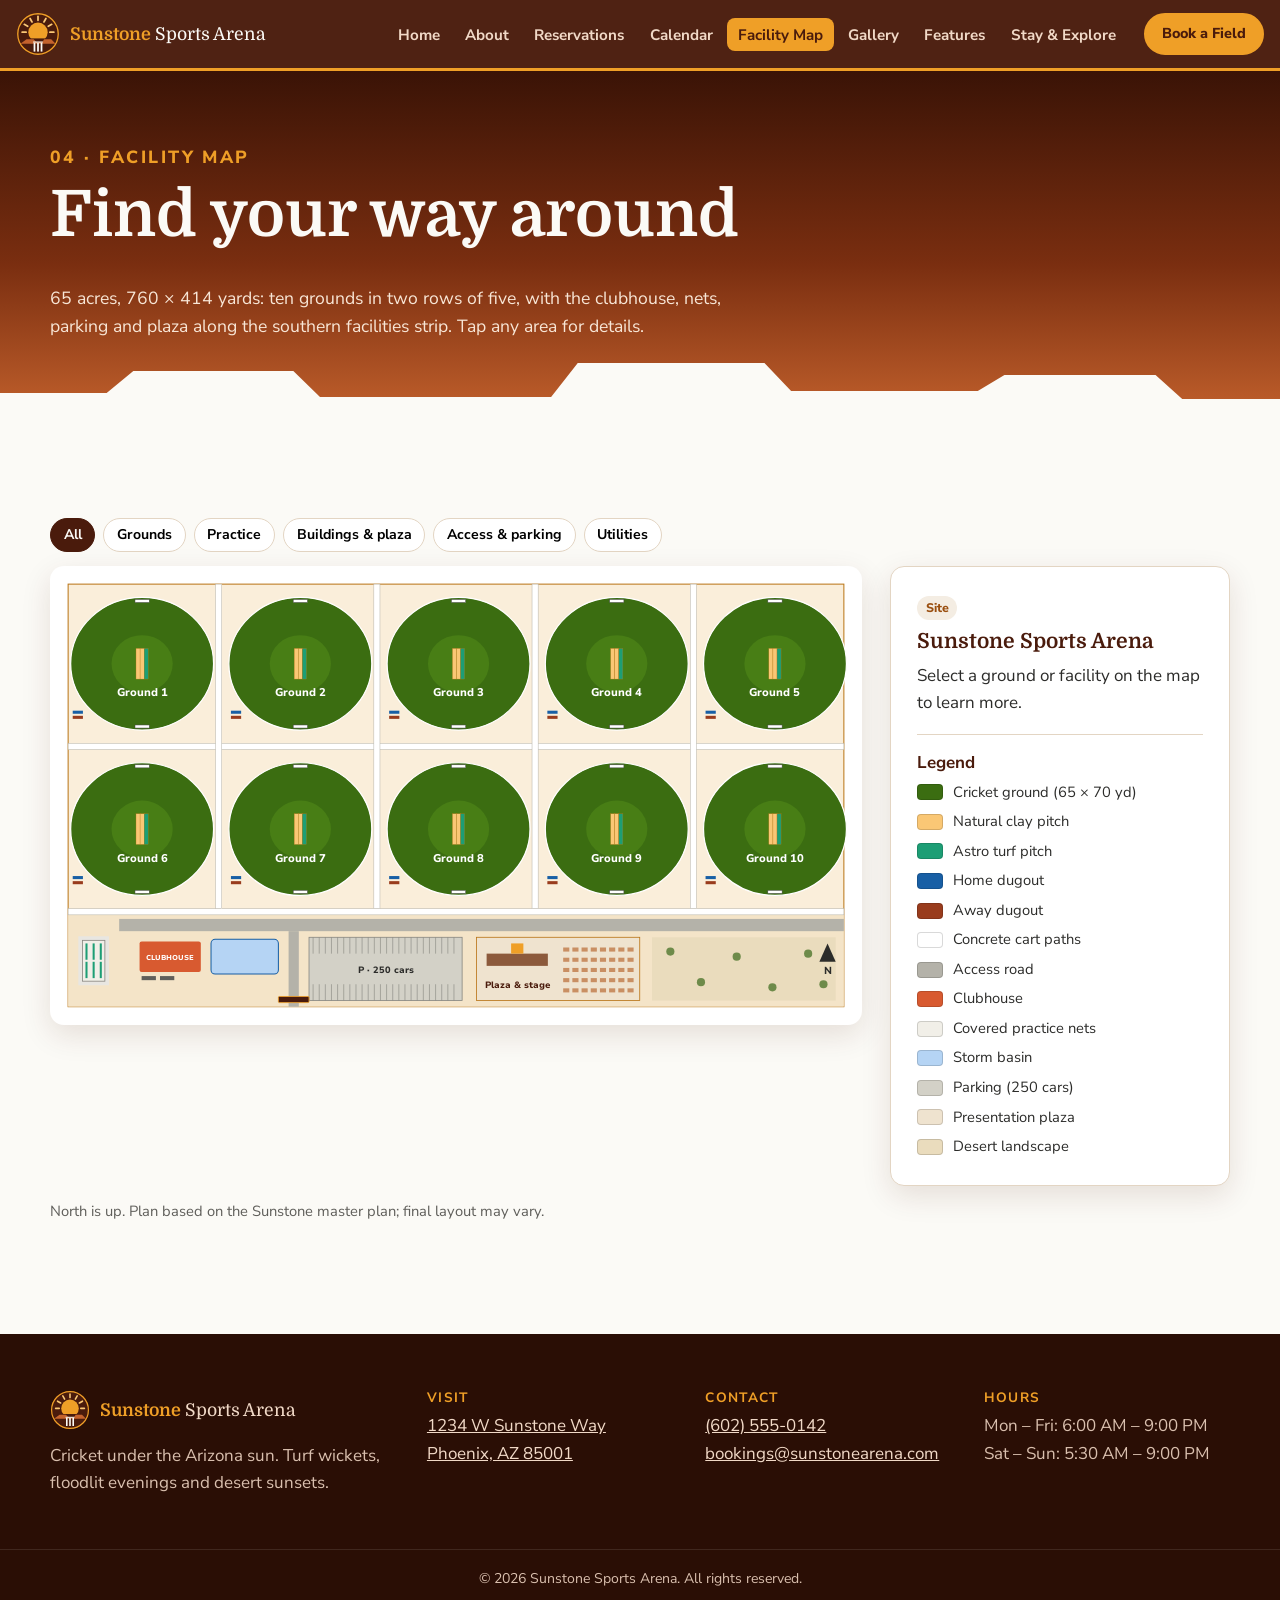
<file: map.html>
<!doctype html>
<html lang="en">
<head>
  <meta charset="utf-8">
  <meta name="viewport" content="width=device-width, initial-scale=1">
  <title>Facility Map | Sunstone Sports Arena</title>
  <meta name="description" content="Interactive site map of Sunstone Sports Arena: ten cricket grounds, practice nets, clubhouse, parking and plaza.">
  <link rel="canonical" href="https://deepakkartha.github.io/SunstoneArena/map.html">
  <meta property="og:type" content="website">
  <meta property="og:site_name" content="Sunstone Sports Arena">
  <meta property="og:title" content="Facility Map | Sunstone Sports Arena">
  <meta property="og:description" content="Interactive site map of Sunstone Sports Arena: ten cricket grounds, practice nets, clubhouse, parking and plaza.">
  <meta property="og:url" content="https://deepakkartha.github.io/SunstoneArena/map.html">
  <meta property="og:image" content="https://deepakkartha.github.io/SunstoneArena/images/og-image.png">
  <meta property="og:image:width" content="1200">
  <meta property="og:image:height" content="630">
  <meta name="twitter:card" content="summary_large_image">
  <meta name="theme-color" content="#4A1B0C">
  <link rel="icon" href="images/logo.svg" type="image/svg+xml">
  <link rel="preconnect" href="https://fonts.googleapis.com">
  <link rel="preconnect" href="https://fonts.gstatic.com" crossorigin>
  <link href="https://fonts.googleapis.com/css2?family=Domine:wght@400..700&family=Nunito+Sans:wght@400;600;700;800&display=swap" rel="stylesheet">
  <link rel="stylesheet" href="css/styles.css">
</head>
<body>
  <header id="site-header"></header>
  <main>
    <section class="page-hero">
      <div class="container">
        <p class="eyebrow" style="color:var(--sun)">04 · Facility Map</p>
        <h1>Find your way around</h1>
        <p>65 acres, 760 × 414 yards: ten grounds in two rows of five, with the clubhouse, nets, parking and plaza along the southern facilities strip. Tap any area for details.</p>
      </div>
      <svg class="mesa" viewBox="0 0 1440 70" preserveAspectRatio="none" aria-hidden="true"><path d="M0 70 L0 40 L120 40 L150 18 L330 18 L360 44 L620 44 L650 10 L860 10 L890 38 L1100 38 L1130 22 L1300 22 L1330 46 L1440 46 L1440 70 Z" fill="#FBFAF6"/></svg>
    </section>

    <section class="section">
      <div class="container">
        <div class="map-filters" id="map-filters" role="group" aria-label="Highlight areas"></div>
        <div class="map-layout">
          <div class="site-map" id="site-map"></div>
          <div class="card map-info" id="map-info" aria-live="polite">
            <span class="tag" id="info-tag">Site</span>
            <h3 id="info-title" style="margin-top:10px">Sunstone Sports Arena</h3>
            <p id="info-desc">Select a ground or facility on the map to learn more.</p>
            <p id="info-link"></p>
            <hr style="border:0;border-top:1px solid var(--line);margin:18px 0">
            <h4 style="font-family:var(--sans);margin-bottom:8px">Legend</h4>
            <ul class="map-legend">
              <li><i style="background:#3B6D11"></i>Cricket ground (65 × 70 yd)</li>
              <li><i style="background:#FAC775"></i>Natural clay pitch</li>
              <li><i style="background:#1D9E75"></i>Astro turf pitch</li>
              <li><i style="background:#185FA5"></i>Home dugout</li>
              <li><i style="background:#993C1D"></i>Away dugout</li>
              <li><i style="background:#fff"></i>Concrete cart paths</li>
              <li><i style="background:#B4B2A9"></i>Access road</li>
              <li><i style="background:#D85A30"></i>Clubhouse</li>
              <li><i style="background:#F1EFE8"></i>Covered practice nets</li>
              <li><i style="background:#B5D4F4"></i>Storm basin</li>
              <li><i style="background:#D3D1C7"></i>Parking (250 cars)</li>
              <li><i style="background:#EFE3CF"></i>Presentation plaza</li>
              <li><i style="background:#EADCBD"></i>Desert landscape</li>
            </ul>
          </div>
        </div>
        <p class="note" style="margin-top:14px">North is up. Plan based on the Sunstone master plan; final layout may vary.</p>
      </div>
    </section>
  </main>
  <footer id="site-footer"></footer>
  <script src="js/site-config.js"></script>
  <script src="js/main.js"></script>
  <script src="js/map.js"></script>
</body>
</html>
</file>
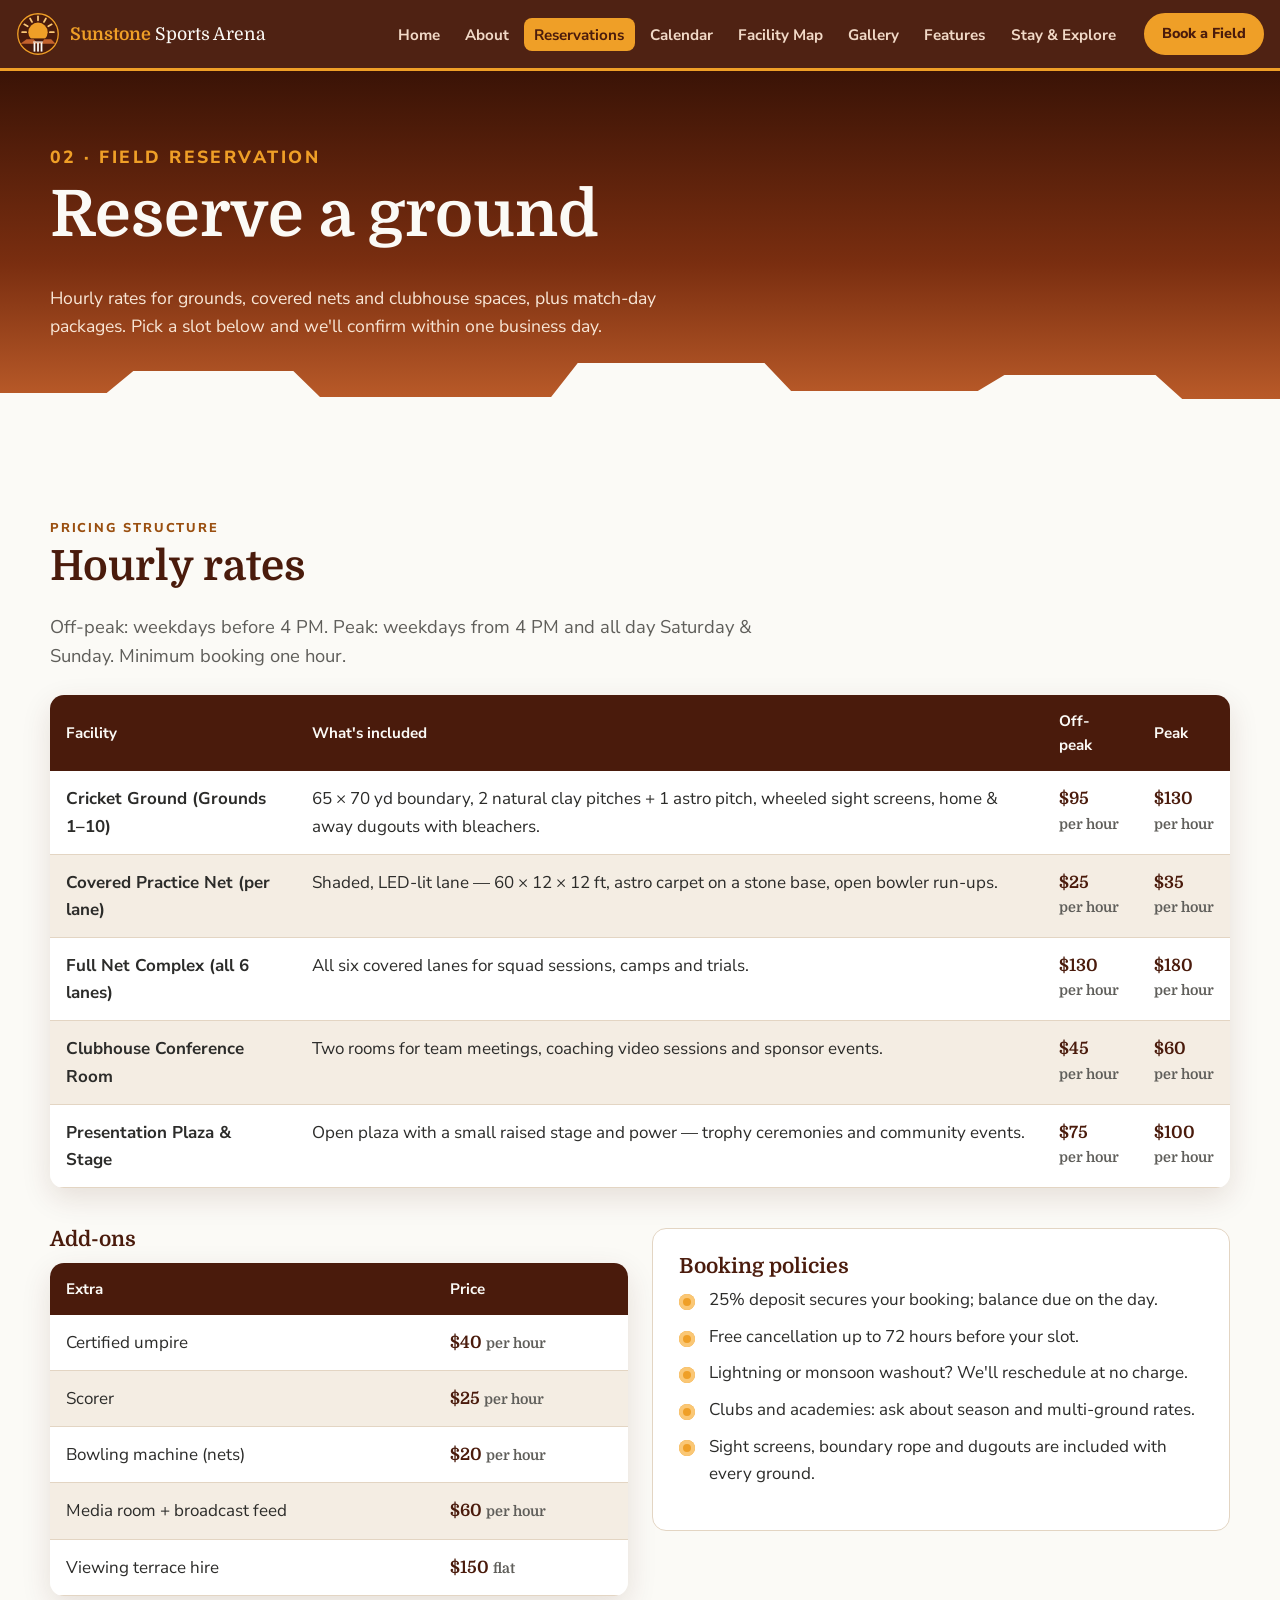
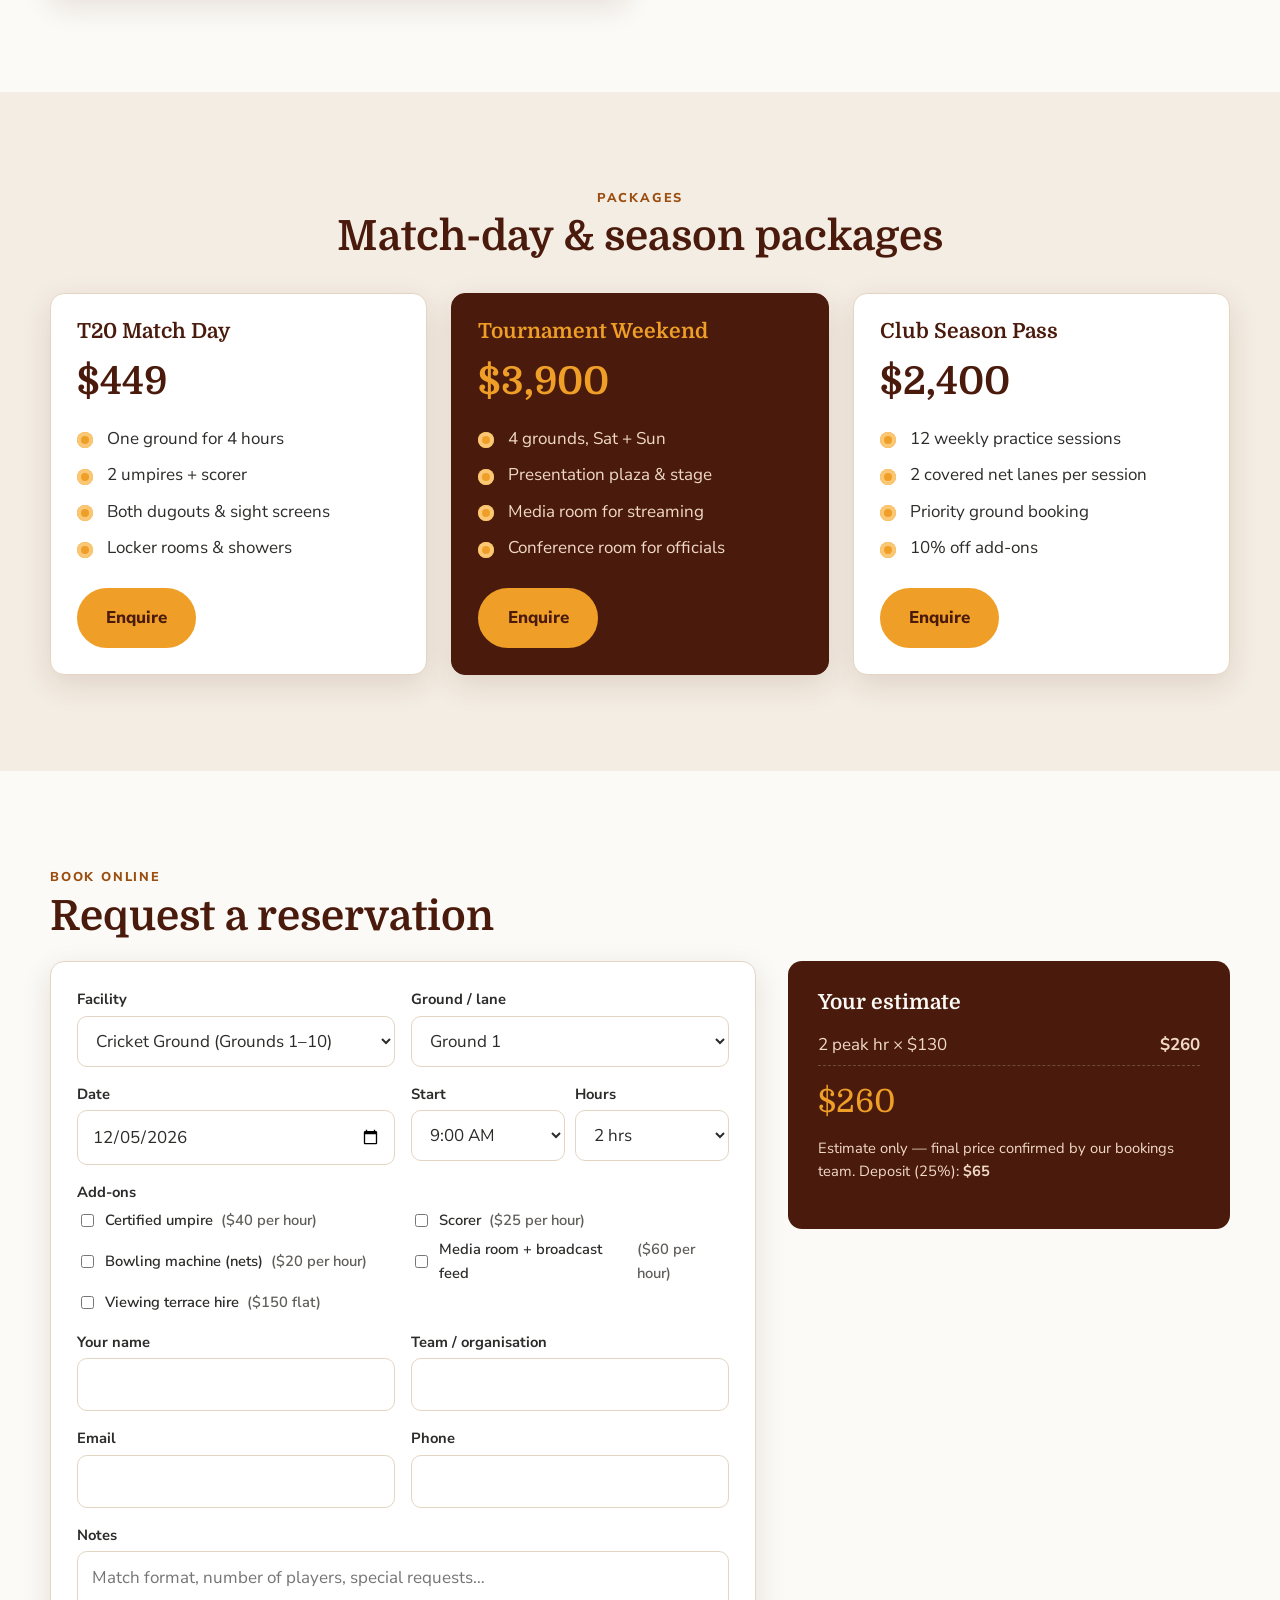
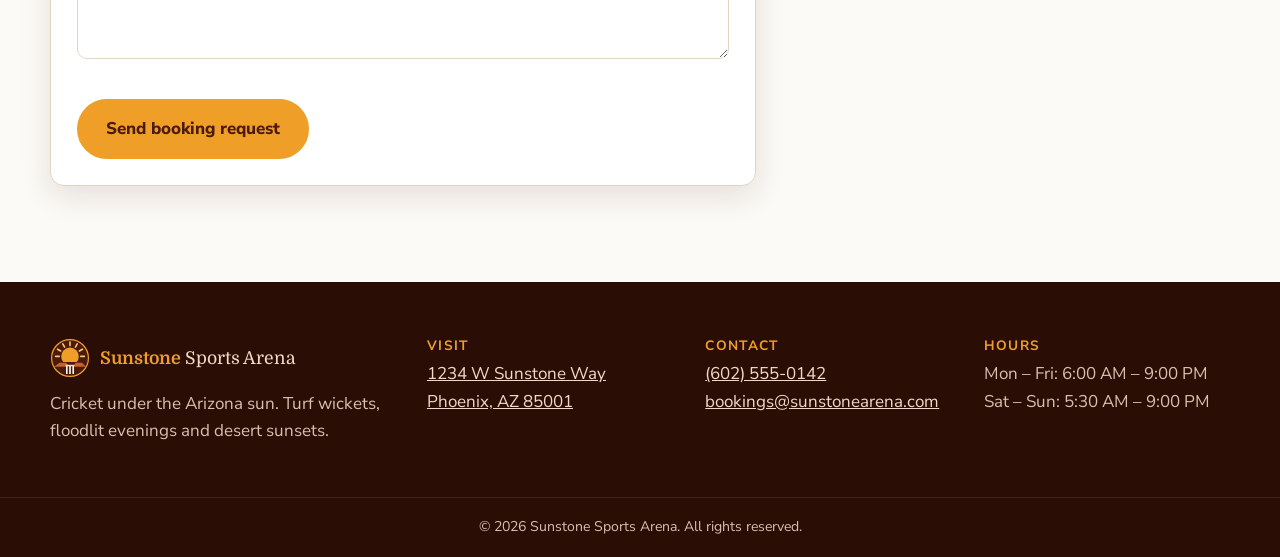
<file: reservations.html>
<!doctype html>
<html lang="en">
<head>
  <meta charset="utf-8">
  <meta name="viewport" content="width=device-width, initial-scale=1">
  <title>Field Reservation &amp; Pricing | Sunstone Sports Arena</title>
  <meta name="description" content="Reserve a cricket ground, practice net, conference room or the presentation plaza at Sunstone Sports Arena. Hourly pricing, add-ons and packages.">
  <link rel="canonical" href="https://deepakkartha.github.io/SunstoneArena/reservations.html">
  <meta property="og:type" content="website">
  <meta property="og:site_name" content="Sunstone Sports Arena">
  <meta property="og:title" content="Field Reservation &amp; Pricing | Sunstone Sports Arena">
  <meta property="og:description" content="Reserve a cricket ground, practice net, conference room or the presentation plaza at Sunstone Sports Arena. Hourly pricing, add-ons and packages.">
  <meta property="og:url" content="https://deepakkartha.github.io/SunstoneArena/reservations.html">
  <meta property="og:image" content="https://deepakkartha.github.io/SunstoneArena/images/og-image.png">
  <meta property="og:image:width" content="1200">
  <meta property="og:image:height" content="630">
  <meta name="twitter:card" content="summary_large_image">
  <meta name="theme-color" content="#4A1B0C">
  <link rel="icon" href="images/logo.svg" type="image/svg+xml">
  <link rel="preconnect" href="https://fonts.googleapis.com">
  <link rel="preconnect" href="https://fonts.gstatic.com" crossorigin>
  <link href="https://fonts.googleapis.com/css2?family=Domine:wght@400..700&family=Nunito+Sans:wght@400;600;700;800&display=swap" rel="stylesheet">
  <link rel="stylesheet" href="css/styles.css">
</head>
<body>
  <header id="site-header"></header>
  <main>
    <section class="page-hero">
      <div class="container">
        <p class="eyebrow" style="color:var(--sun)">02 · Field Reservation</p>
        <h1>Reserve a ground</h1>
        <p>Hourly rates for grounds, covered nets and clubhouse spaces, plus match-day packages. Pick a slot below and we'll confirm within one business day.</p>
      </div>
      <svg class="mesa" viewBox="0 0 1440 70" preserveAspectRatio="none" aria-hidden="true"><path d="M0 70 L0 40 L120 40 L150 18 L330 18 L360 44 L620 44 L650 10 L860 10 L890 38 L1100 38 L1130 22 L1300 22 L1330 46 L1440 46 L1440 70 Z" fill="#FBFAF6"/></svg>
    </section>

    <section class="section">
      <div class="container">
        <p class="eyebrow">Pricing structure</p>
        <h2>Hourly rates</h2>
        <p class="lead">Off-peak: weekdays before 4 PM. Peak: weekdays from 4 PM and all day Saturday &amp; Sunday. Minimum booking one hour.</p>
        <div class="table-wrap" style="margin-top:24px">
          <table class="pricing">
            <thead><tr><th>Facility</th><th>What's included</th><th>Off-peak</th><th>Peak</th></tr></thead>
            <tbody id="price-rows"></tbody>
          </table>
        </div>

        <div class="grid grid-2" style="margin-top:40px; align-items:start">
          <div>
            <h3>Add-ons</h3>
            <div class="table-wrap">
              <table class="pricing" style="min-width:0">
                <thead><tr><th>Extra</th><th>Price</th></tr></thead>
                <tbody id="addon-rows"></tbody>
              </table>
            </div>
          </div>
          <div class="card" style="box-shadow:none">
            <h3>Booking policies</h3>
            <ul class="checklist">
              <li>25% deposit secures your booking; balance due on the day.</li>
              <li>Free cancellation up to 72 hours before your slot.</li>
              <li>Lightning or monsoon washout? We'll reschedule at no charge.</li>
              <li>Clubs and academies: ask about season and multi-ground rates.</li>
              <li>Sight screens, boundary rope and dugouts are included with every ground.</li>
            </ul>
          </div>
        </div>
      </div>
    </section>

    <section class="section alt">
      <div class="container">
        <div class="center">
          <p class="eyebrow">Packages</p>
          <h2>Match-day &amp; season packages</h2>
        </div>
        <div class="grid grid-3" id="packages" style="margin-top:32px"></div>
      </div>
    </section>

    <section class="section" id="book">
      <div class="container">
        <p class="eyebrow">Book online</p>
        <h2>Request a reservation</h2>
        <div class="book-layout" style="margin-top:20px">
          <form class="form card" id="booking-form" novalidate>
            <div class="row">
              <div><label for="facility">Facility</label><select id="facility" required></select></div>
              <div><label for="ground">Ground / lane</label><select id="ground"></select></div>
            </div>
            <div class="row">
              <div><label for="date">Date</label><input type="date" id="date" required></div>
              <div class="row" style="gap:10px">
                <div><label for="start">Start</label><select id="start"></select></div>
                <div><label for="hours">Hours</label><select id="hours"></select></div>
              </div>
            </div>
            <div>
              <label>Add-ons</label>
              <div class="checks" id="addon-checks"></div>
            </div>
            <div class="row">
              <div><label for="name">Your name</label><input id="name" autocomplete="name" required></div>
              <div><label for="team">Team / organisation</label><input id="team" autocomplete="organization"></div>
            </div>
            <div class="row">
              <div><label for="email">Email</label><input type="email" id="email" autocomplete="email" required></div>
              <div><label for="phone">Phone</label><input type="tel" id="phone" autocomplete="tel"></div>
            </div>
            <div><label for="notes">Notes</label><textarea id="notes" rows="3" placeholder="Match format, number of players, special requests…"></textarea></div>
            <div id="form-msg" role="status" aria-live="polite"></div>
            <div><button class="btn" type="submit">Send booking request</button></div>
          </form>

          <aside class="info-panel quote" aria-live="polite">
            <h3>Your estimate</h3>
            <div id="quote-lines"></div>
            <div class="total" id="quote-total">$0</div>
            <p class="note" style="color:#F1D9C7; margin-top:10px">Estimate only — final price confirmed by our bookings team. Deposit (25%): <strong id="quote-deposit">$0</strong></p>
          </aside>
        </div>
      </div>
    </section>
  </main>
  <footer id="site-footer"></footer>
  <script src="js/site-config.js"></script>
  <script src="js/main.js"></script>
  <script src="js/reservations.js"></script>
</body>
</html>
</file>
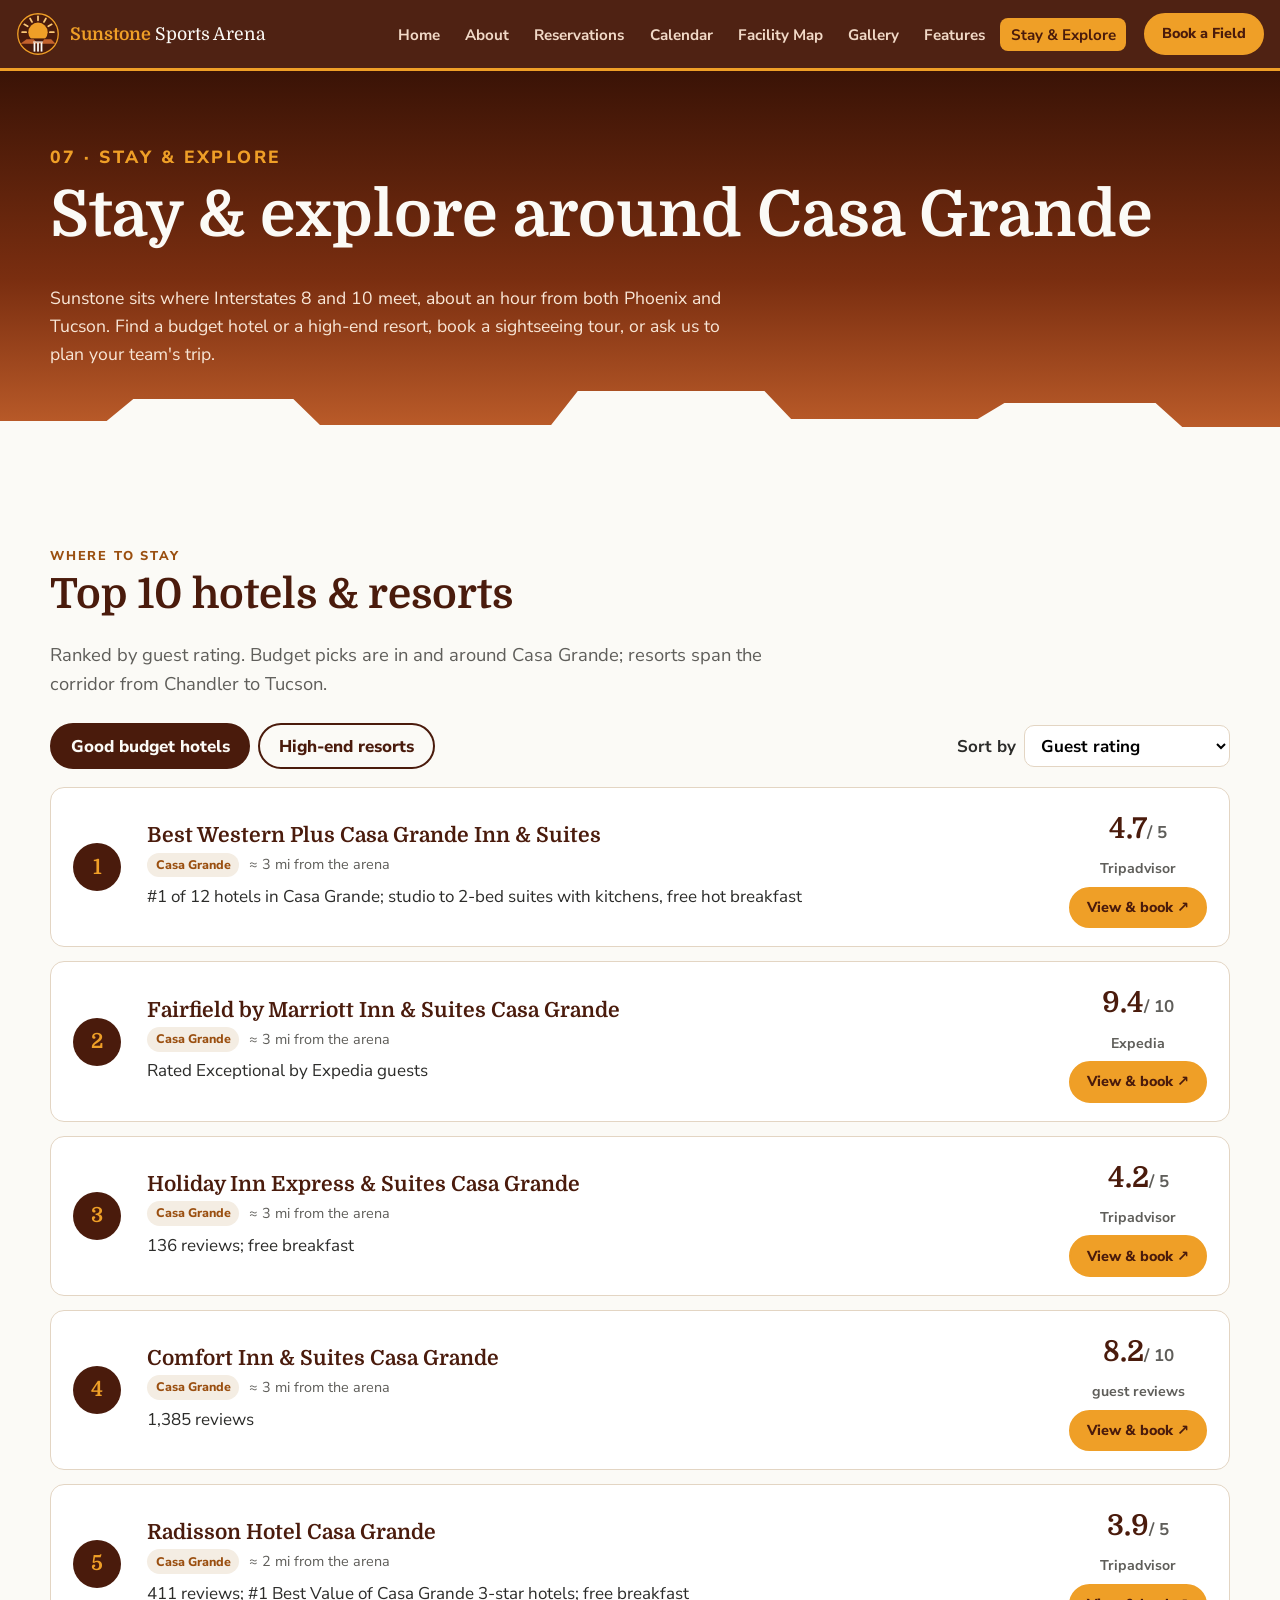
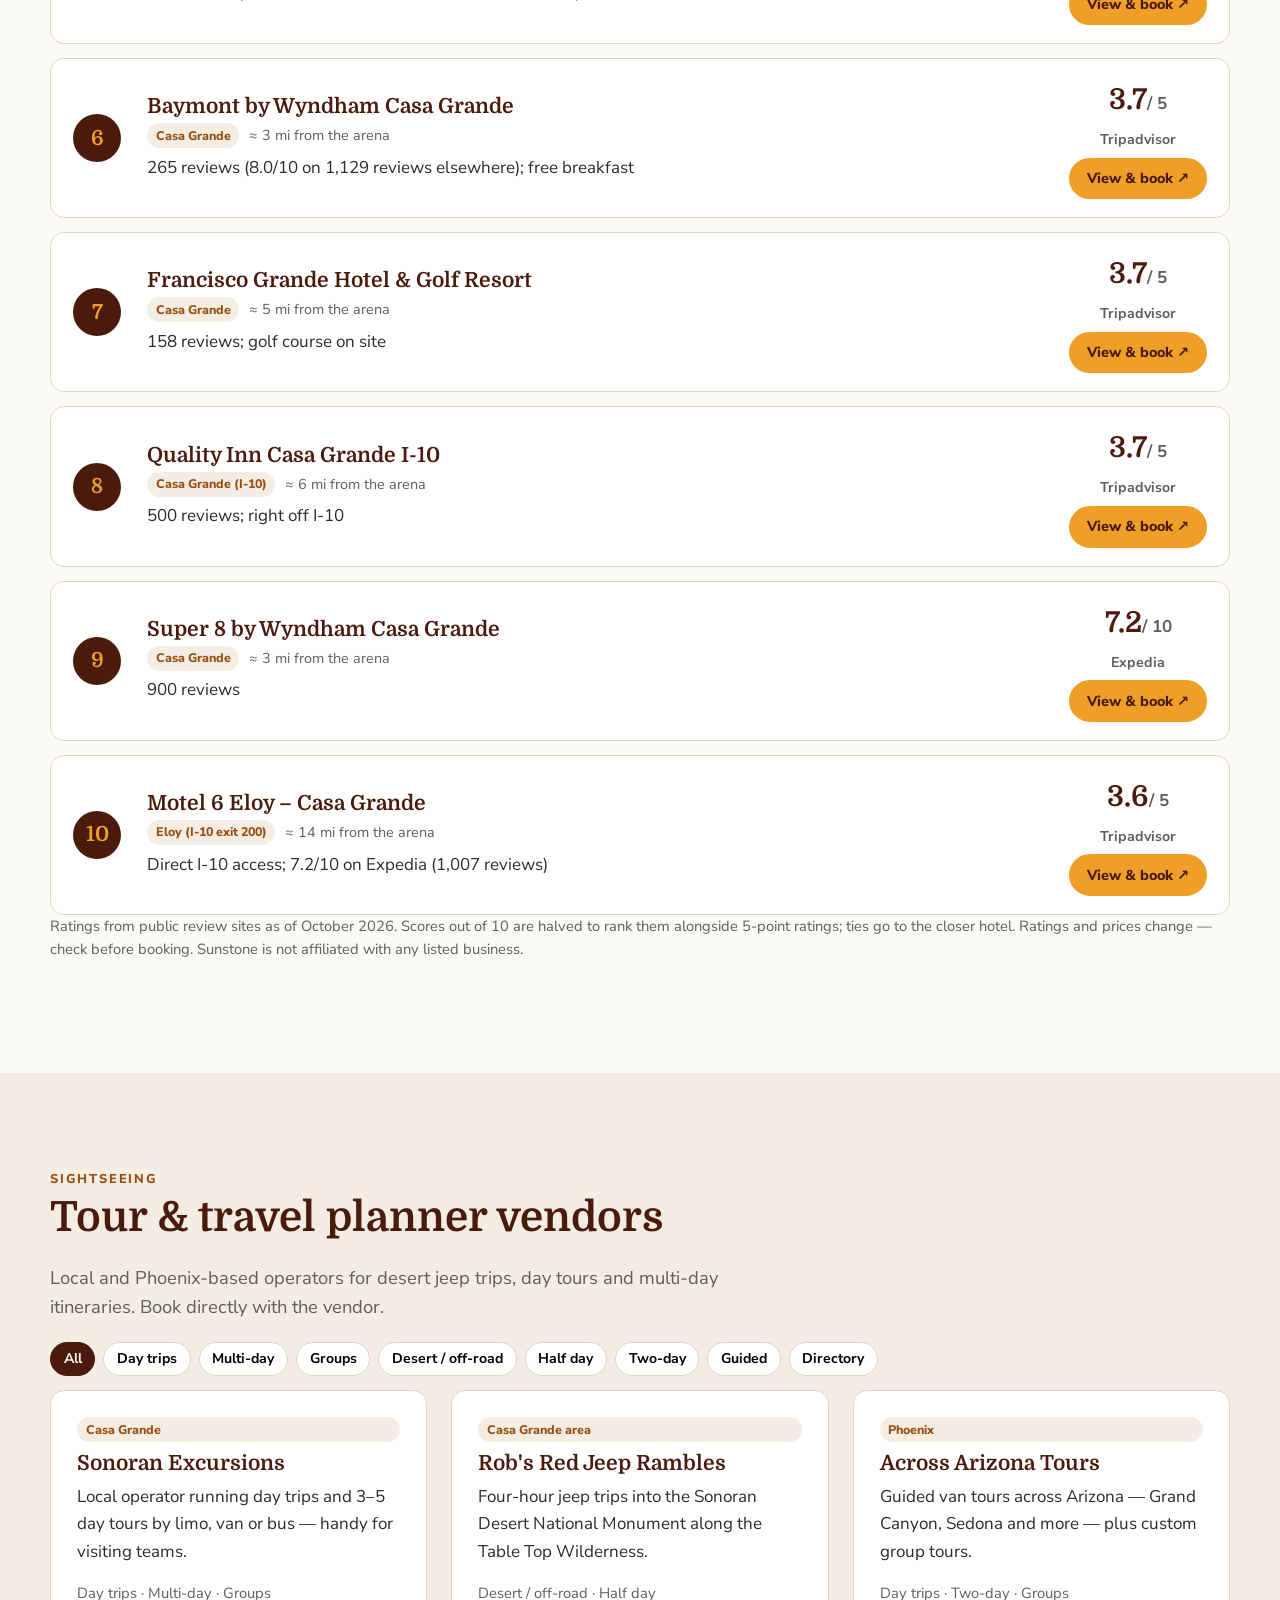
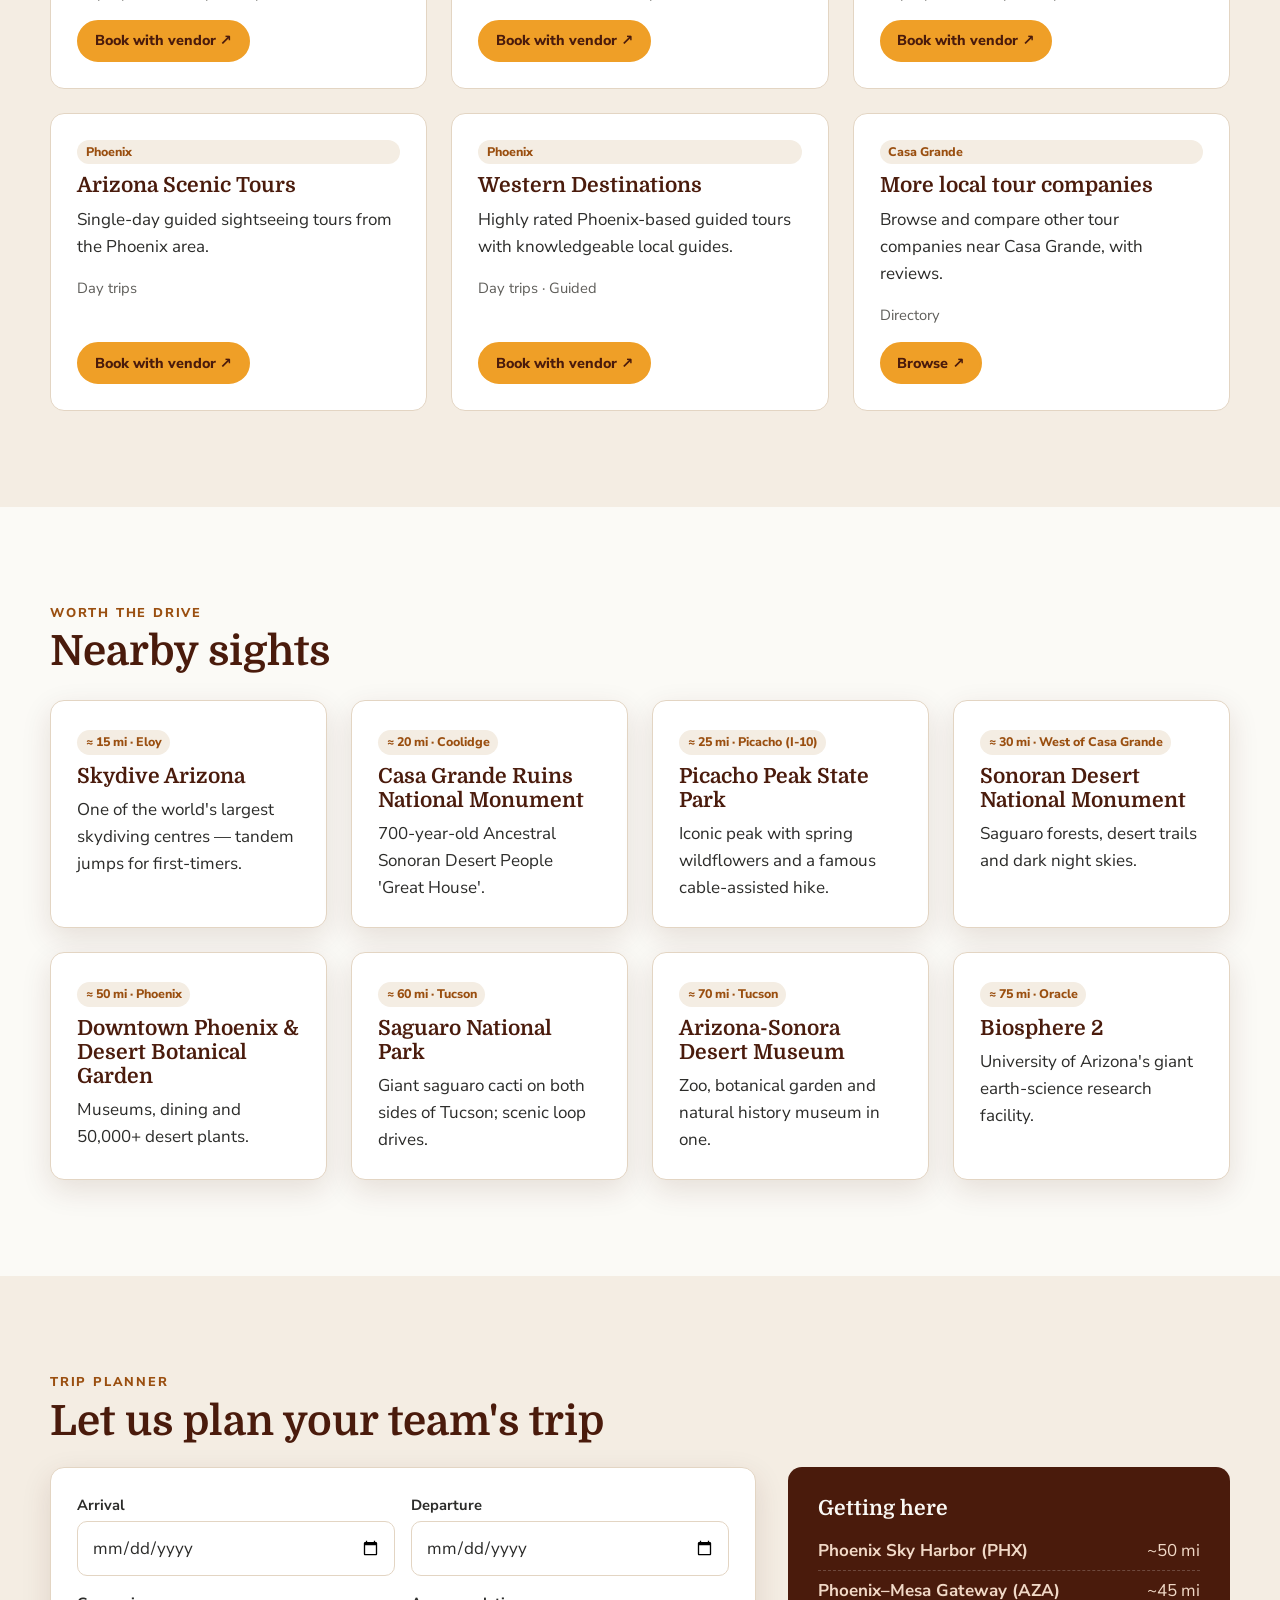
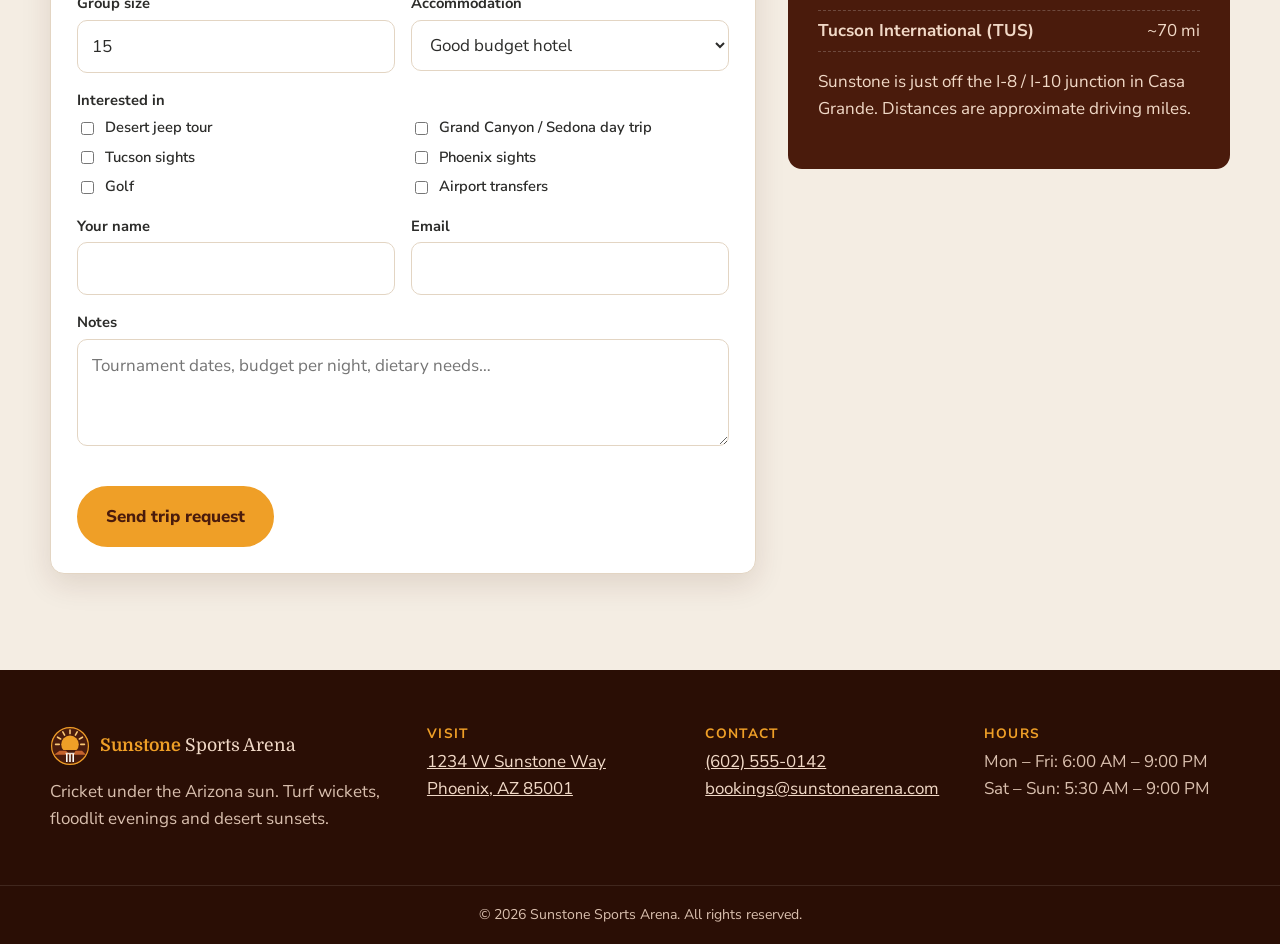
<file: travel.html>
<!doctype html>
<html lang="en">
<head>
  <meta charset="utf-8">
  <meta name="viewport" content="width=device-width, initial-scale=1">
  <title>Stay &amp; Explore | Sunstone Sports Arena</title>
  <meta name="description" content="Top-rated budget hotels and high-end resorts near Casa Grande between Phoenix and Tucson, plus sightseeing tours and a trip-planning request for visiting teams.">
  <link rel="canonical" href="https://deepakkartha.github.io/SunstoneArena/travel.html">
  <meta property="og:type" content="website">
  <meta property="og:site_name" content="Sunstone Sports Arena">
  <meta property="og:title" content="Stay &amp; Explore | Sunstone Sports Arena">
  <meta property="og:description" content="Top-rated budget hotels and high-end resorts near Casa Grande between Phoenix and Tucson, plus sightseeing tours and a trip-planning request for visiting teams.">
  <meta property="og:url" content="https://deepakkartha.github.io/SunstoneArena/travel.html">
  <meta property="og:image" content="https://deepakkartha.github.io/SunstoneArena/images/og-image.png">
  <meta property="og:image:width" content="1200">
  <meta property="og:image:height" content="630">
  <meta name="twitter:card" content="summary_large_image">
  <meta name="theme-color" content="#4A1B0C">
  <link rel="icon" href="images/logo.svg" type="image/svg+xml">
  <link rel="preconnect" href="https://fonts.googleapis.com">
  <link rel="preconnect" href="https://fonts.gstatic.com" crossorigin>
  <link href="https://fonts.googleapis.com/css2?family=Domine:wght@400..700&family=Nunito+Sans:wght@400;600;700;800&display=swap" rel="stylesheet">
  <link rel="stylesheet" href="css/styles.css">
</head>
<body>
  <header id="site-header"></header>
  <main>
    <section class="page-hero">
      <div class="container">
        <p class="eyebrow" style="color:var(--sun)">07 · Stay &amp; Explore</p>
        <h1>Stay &amp; explore around Casa Grande</h1>
        <p>Sunstone sits where Interstates 8 and 10 meet, about an hour from both Phoenix and Tucson. Find a budget hotel or a high-end resort, book a sightseeing tour, or ask us to plan your team's trip.</p>
      </div>
      <svg class="mesa" viewBox="0 0 1440 70" preserveAspectRatio="none" aria-hidden="true"><path d="M0 70 L0 40 L120 40 L150 18 L330 18 L360 44 L620 44 L650 10 L860 10 L890 38 L1100 38 L1130 22 L1300 22 L1330 46 L1440 46 L1440 70 Z" fill="#FBFAF6"/></svg>
    </section>

    <section class="section" id="hotels">
      <div class="container">
        <p class="eyebrow">Where to stay</p>
        <h2>Top 10 hotels &amp; resorts</h2>
        <p class="lead">Ranked by guest rating. Budget picks are in and around Casa Grande; resorts span the corridor from Chandler to Tucson.</p>

        <div class="travel-controls">
          <div class="filter-bar" id="hotel-tabs" role="tablist" aria-label="Hotel category" style="justify-content:flex-start;margin:0">
            <button type="button" class="on" role="tab" aria-selected="true" data-tab="budget">Good budget hotels</button>
            <button type="button" role="tab" aria-selected="false" data-tab="resorts">High-end resorts</button>
          </div>
          <label class="sort">Sort by
            <select id="hotel-sort">
              <option value="rating">Guest rating</option>
              <option value="miles">Distance from arena</option>
            </select>
          </label>
        </div>

        <ol class="hotel-list" id="hotel-list"></ol>
        <p class="note" id="hotel-note"></p>
      </div>
    </section>

    <section class="section alt" id="tours">
      <div class="container">
        <p class="eyebrow">Sightseeing</p>
        <h2>Tour &amp; travel planner vendors</h2>
        <p class="lead">Local and Phoenix-based operators for desert jeep trips, day tours and multi-day itineraries. Book directly with the vendor.</p>
        <div class="map-filters" id="vendor-filters" role="group" aria-label="Filter vendors" style="margin-top:20px"></div>
        <div class="grid grid-3" id="vendor-list"></div>
      </div>
    </section>

    <section class="section" id="sights">
      <div class="container">
        <p class="eyebrow">Worth the drive</p>
        <h2>Nearby sights</h2>
        <div class="grid grid-4" id="sight-list" style="margin-top:24px"></div>
      </div>
    </section>

    <section class="section alt" id="plan">
      <div class="container">
        <p class="eyebrow">Trip planner</p>
        <h2>Let us plan your team's trip</h2>
        <div class="book-layout" style="margin-top:20px">
          <form class="form card" id="trip-form" novalidate>
            <div class="row">
              <div><label for="t-arrive">Arrival</label><input type="date" id="t-arrive"></div>
              <div><label for="t-depart">Departure</label><input type="date" id="t-depart"></div>
            </div>
            <div class="row">
              <div><label for="t-size">Group size</label><input type="number" id="t-size" min="1" value="15"></div>
              <div><label for="t-stay">Accommodation</label>
                <select id="t-stay"><option>Good budget hotel</option><option>High-end resort</option><option>Mix / not sure</option><option>No hotel needed</option></select>
              </div>
            </div>
            <div>
              <label>Interested in</label>
              <div class="checks" id="t-interests">
                <label><input type="checkbox" value="Desert jeep tour"> Desert jeep tour</label>
                <label><input type="checkbox" value="Grand Canyon / Sedona day trip"> Grand Canyon / Sedona day trip</label>
                <label><input type="checkbox" value="Tucson sights"> Tucson sights</label>
                <label><input type="checkbox" value="Phoenix sights"> Phoenix sights</label>
                <label><input type="checkbox" value="Golf"> Golf</label>
                <label><input type="checkbox" value="Airport transfers"> Airport transfers</label>
              </div>
            </div>
            <div class="row">
              <div><label for="t-name">Your name</label><input id="t-name" autocomplete="name" required></div>
              <div><label for="t-email">Email</label><input type="email" id="t-email" autocomplete="email" required></div>
            </div>
            <div><label for="t-notes">Notes</label><textarea id="t-notes" rows="3" placeholder="Tournament dates, budget per night, dietary needs…"></textarea></div>
            <div id="trip-msg" role="status" aria-live="polite"></div>
            <div><button class="btn" type="submit">Send trip request</button></div>
          </form>
          <aside class="info-panel">
            <h3>Getting here</h3>
            <dl>
              <div><dt>Phoenix Sky Harbor (PHX)</dt><dd>~50 mi</dd></div>
              <div><dt>Phoenix–Mesa Gateway (AZA)</dt><dd>~45 mi</dd></div>
              <div><dt>Tucson International (TUS)</dt><dd>~70 mi</dd></div>
            </dl>
            <p style="margin-top:16px">Sunstone is just off the I-8 / I-10 junction in Casa Grande. Distances are approximate driving miles.</p>
          </aside>
        </div>
      </div>
    </section>
  </main>
  <footer id="site-footer"></footer>
  <script src="js/site-config.js"></script>
  <script src="js/travel-data.js"></script>
  <script src="js/main.js"></script>
  <script src="js/travel.js"></script>
</body>
</html>
</file>
<file: css/styles.css>
/* Sunstone Sports Arena — classic Arizona theme (palette from the master plan) */
:root {
  --adobe: #4A1B0C;      /* deep terracotta */
  --rust: #9A4F10;
  --clay: #C4622D;
  --sun: #EF9F27;        /* desert amber */
  --sun-soft: #FAC775;
  --sand: #F4EDE3;
  --paper: #FBFAF6;
  --line: #E3D5C3;
  --sage: #3B6D11;       /* outfield green */
  --sage-soft: #EAF3DE;
  --turq: #1D9E75;       /* astro / turquoise */
  --sky: #185FA5;
  --ink: #2C2C2A;
  --muted: #5F5E5A;
  --radius: 14px;
  --shadow: 0 10px 30px rgba(74, 27, 12, .12);
  --serif: "Domine", Georgia, serif;
  --sans: "Nunito Sans", system-ui, -apple-system, "Segoe UI", Arial, sans-serif;
}

*, *::before, *::after { box-sizing: border-box; }
html { scroll-behavior: smooth; }
body { margin: 0; font-family: var(--sans); color: var(--ink); background: var(--paper); line-height: 1.6; font-size: 17px; }
img, svg { max-width: 100%; display: block; }
a { color: var(--rust); }
h1, h2, h3, h4 { font-family: var(--serif); color: var(--adobe); line-height: 1.15; margin: 0 0 .5em; }
h1 { font-size: clamp(2.2rem, 5vw, 4rem); }
h2 { font-size: clamp(1.8rem, 3.4vw, 2.6rem); }
h3 { font-size: 1.3rem; }
p { margin: 0 0 1em; }
.sr-only { position: absolute; width: 1px; height: 1px; overflow: hidden; clip: rect(0 0 0 0); white-space: nowrap; }
.container { width: min(1180px, 100% - 32px); margin-inline: auto; }
.section { padding: clamp(56px, 8vw, 96px) 0; }
.section.alt { background: var(--sand); }
.section.dark { background: var(--adobe); color: #F1D9C7; }
.section.dark h2, .section.dark h3 { color: var(--paper); }
.eyebrow { font-weight: 800; letter-spacing: .14em; text-transform: uppercase; font-size: .8rem; color: var(--rust); margin-bottom: .4em; }
.dark .eyebrow { color: var(--sun); }
.lead { font-size: 1.15rem; color: var(--muted); max-width: 720px; }
.dark .lead { color: #F1D9C7; }
.center { text-align: center; }
.center .lead { margin-inline: auto; }

/* Buttons */
.btn { display: inline-block; background: var(--sun); color: var(--adobe); font-weight: 800; text-decoration: none; padding: .85em 1.6em; border-radius: 999px; border: 2px solid var(--sun); transition: transform .15s, background .15s; cursor: pointer; font: inherit; font-weight: 800; }
.btn:hover { transform: translateY(-2px); background: var(--sun-soft); }
.btn-outline { background: transparent; color: var(--paper); border-color: var(--paper); }
.btn-outline:hover { background: rgba(255,255,255,.12); }
.btn-sm { padding: .5em 1.1em; font-size: .9rem; }

/* Header */
#site-header { position: sticky; top: 0; z-index: 50; background: rgba(74, 27, 12, .97); backdrop-filter: blur(6px); border-bottom: 3px solid var(--sun); }
.nav-wrap { width: min(1280px, 100% - 32px); margin-inline: auto; display: flex; align-items: center; justify-content: space-between; gap: 16px; min-height: 68px; }
.brand { display: flex; align-items: center; gap: 10px; color: var(--paper); text-decoration: none; font-family: var(--serif); font-size: 1.1rem; white-space: nowrap; }
.brand strong { color: var(--sun); }
#site-nav { display: flex; align-items: center; gap: 18px; }
#site-nav ul { list-style: none; display: flex; gap: 4px; margin: 0; padding: 0; }
#site-nav ul a { color: #F1D9C7; text-decoration: none; font-weight: 700; font-size: .95rem; padding: .45em .7em; border-radius: 8px; white-space: nowrap; }
#site-nav ul a:hover, #site-nav ul a[aria-current="page"] { color: var(--adobe); background: var(--sun); }
.nav-toggle { display: none; background: none; border: 0; padding: 8px; cursor: pointer; }
.nav-toggle .bar { display: block; width: 26px; height: 3px; background: var(--paper); margin: 5px 0; border-radius: 2px; }
@media (max-width: 1240px) {
  .nav-toggle { display: block; }
  #site-nav { display: none; position: absolute; top: 100%; left: 0; right: 0; background: var(--adobe); flex-direction: column; align-items: stretch; padding: 12px 16px 20px; border-bottom: 3px solid var(--sun); }
  #site-header.open #site-nav { display: flex; }
  #site-nav ul { flex-direction: column; }
  #site-nav ul a { display: block; padding: .7em .8em; }
}

/* Hero */
.hero { position: relative; overflow: hidden; color: var(--paper); min-height: min(88vh, 760px); display: flex; align-items: center; }
.hero-art { position: absolute; inset: 0; width: 100%; height: 100%; object-fit: cover; object-position: 70% 75%; }
.hero::after { content: ""; position: absolute; inset: 0; background: linear-gradient(90deg, rgba(40,12,4,.78) 0%, rgba(40,12,4,.45) 45%, rgba(40,12,4,0) 75%); }
.hero .container { position: relative; z-index: 2; padding: 80px 0; }
.hero h1 { color: var(--paper); max-width: 640px; text-shadow: 0 3px 18px rgba(0,0,0,.35); }
.hero h1 span { color: var(--sun); }
.hero p { font-size: 1.2rem; max-width: 560px; color: #F8E6D6; }
.hero .actions { display: flex; flex-wrap: wrap; gap: 12px; margin-top: 28px; }
.page-hero { position: relative; color: var(--paper); padding: 72px 0 64px; background: linear-gradient(180deg, #3a1306 0%, #7a2e10 55%, #C4622D 100%); overflow: hidden; }
.page-hero h1 { color: var(--paper); }
.page-hero p { color: #F8E6D6; max-width: 680px; font-size: 1.1rem; }
.page-hero .mesa { position: absolute; bottom: -1px; left: 0; width: 100%; height: 70px; }
.page-hero .container { position: relative; z-index: 1; }

/* Stats strip */
.stats { display: grid; grid-template-columns: repeat(4, 1fr); gap: 0; background: var(--adobe); }
.stat { padding: 28px 16px; text-align: center; border-right: 1px solid rgba(255,255,255,.12); }
.stat:last-child { border-right: 0; }
.stat b { display: block; font-family: var(--serif); font-size: clamp(1.8rem, 4vw, 2.8rem); color: var(--sun); line-height: 1.1; }
.stat span { color: #F1D9C7; font-weight: 700; font-size: .95rem; }
@media (max-width: 700px) { .stats { grid-template-columns: repeat(2, 1fr); } .stat:nth-child(2) { border-right: 0; } .stat { border-bottom: 1px solid rgba(255,255,255,.12); } }

/* Cards & grids */
.grid { display: grid; gap: 24px; }
.grid-2 { grid-template-columns: repeat(2, 1fr); }
.grid-3 { grid-template-columns: repeat(3, 1fr); }
.grid-4 { grid-template-columns: repeat(4, 1fr); }
@media (max-width: 960px) { .grid-3, .grid-4 { grid-template-columns: repeat(2, 1fr); } }
@media (max-width: 640px) { .grid-2, .grid-3, .grid-4 { grid-template-columns: 1fr; } }
.card { background: #fff; border: 1px solid var(--line); border-radius: var(--radius); padding: 26px; box-shadow: var(--shadow); }
.card h3 { margin-bottom: .35em; }
.card p:last-child { margin-bottom: 0; }
.card .icon { width: 52px; height: 52px; border-radius: 12px; background: var(--sand); display: grid; place-items: center; margin-bottom: 14px; color: var(--rust); }
.card .icon svg { width: 28px; height: 28px; }
.module-card { text-decoration: none; color: inherit; display: flex; flex-direction: column; transition: transform .2s, box-shadow .2s; overflow: hidden; padding: 0; }
.module-card:hover { transform: translateY(-4px); box-shadow: 0 16px 36px rgba(74,27,12,.2); }
.module-card .thumb { aspect-ratio: 16/9; width: 100%; object-fit: cover; background: var(--sand); }
.module-card .body { padding: 20px 22px 24px; }
.module-card .num { font-family: var(--serif); color: var(--sun); font-weight: 700; }
.module-card .more { font-weight: 800; color: var(--rust); }
.split { display: grid; grid-template-columns: 1.1fr 1fr; gap: 48px; align-items: center; }
@media (max-width: 860px) { .split { grid-template-columns: 1fr; } }
.rounded-art { border-radius: var(--radius); box-shadow: var(--shadow); width: 100%; }
.checklist { list-style: none; padding: 0; margin: 0 0 1em; }
.checklist li { padding-left: 30px; position: relative; margin-bottom: .55em; }
.checklist li::before { content: ""; position: absolute; left: 0; top: .45em; width: 16px; height: 16px; border-radius: 50%; background: var(--sun); box-shadow: inset 0 0 0 4px var(--sun-soft); }
.tag { display: inline-block; font-size: .78rem; font-weight: 800; padding: .2em .7em; border-radius: 999px; background: var(--sand); color: var(--rust); }

/* About */
.info-panel { background: var(--adobe); color: #F1D9C7; border-radius: var(--radius); padding: 30px; }
.info-panel h3 { color: var(--paper); }
.info-panel a { color: var(--sun); }
.info-panel address { font-style: normal; font-size: 1.1rem; color: var(--paper); margin-bottom: 1em; }
.info-panel dl { margin: 0; }
.info-panel dl div { display: flex; justify-content: space-between; gap: 12px; border-bottom: 1px dashed rgba(255,255,255,.2); padding: 6px 0; }
.info-panel dt { font-weight: 700; }
.info-panel dd { margin: 0; }
.map-embed { width: 100%; height: 360px; border: 0; border-radius: var(--radius); box-shadow: var(--shadow); background: var(--sand); }
.timeline { border-left: 3px solid var(--sun); padding-left: 24px; margin: 0; list-style: none; }
.timeline li { position: relative; margin-bottom: 18px; }
.timeline li::before { content: ""; position: absolute; left: -33px; top: 6px; width: 15px; height: 15px; border-radius: 50%; background: var(--adobe); border: 3px solid var(--sun); }

/* Pricing & tables */
.table-wrap { overflow-x: auto; border-radius: var(--radius); box-shadow: var(--shadow); }
table.pricing { width: 100%; border-collapse: collapse; background: #fff; min-width: 620px; }
.pricing th { background: var(--adobe); color: var(--paper); text-align: left; padding: 14px 16px; font-size: .95rem; }
.pricing td { padding: 14px 16px; border-bottom: 1px solid var(--line); vertical-align: top; }
.pricing tr:nth-child(even) td { background: var(--sand); }
.pricing .price { font-family: var(--serif); font-weight: 700; color: var(--adobe); white-space: nowrap; }
.pricing small { color: var(--muted); display: block; }
.package { display: flex; flex-direction: column; }
.package .price-big { font-family: var(--serif); font-size: 2.4rem; color: var(--adobe); font-weight: 700; }
.package.featured { background: var(--adobe); color: #F1D9C7; border-color: var(--adobe); }
.package.featured h3, .package.featured .price-big { color: var(--sun); }
.note { font-size: .92rem; color: var(--muted); }

/* Forms */
.form { display: grid; gap: 16px; }
.form .row { display: grid; grid-template-columns: 1fr 1fr; gap: 16px; }
@media (max-width: 600px) { .form .row { grid-template-columns: 1fr; } }
.form label { font-weight: 700; font-size: .92rem; display: block; margin-bottom: 4px; }
.form input, .form select, .form textarea { width: 100%; font: inherit; padding: .7em .8em; border: 1.5px solid var(--line); border-radius: 10px; background: #fff; color: var(--ink); }
.form input:focus, .form select:focus, .form textarea:focus { outline: 3px solid var(--sun-soft); border-color: var(--sun); }
.checks { display: grid; grid-template-columns: 1fr 1fr; gap: 6px 16px; }
@media (max-width: 600px) { .checks { grid-template-columns: 1fr; } }
.checks label { font-weight: 600; display: flex; gap: 8px; align-items: center; margin: 0; }
.checks input { width: auto; }
.quote { position: sticky; top: 92px; }
.quote .line { display: flex; justify-content: space-between; gap: 12px; padding: 6px 0; border-bottom: 1px dashed rgba(255,255,255,.2); }
.quote .total { font-family: var(--serif); font-size: 2rem; color: var(--sun); margin-top: 10px; }
.alert { padding: 14px 18px; border-radius: 10px; background: var(--sage-soft); border: 1px solid #b9d69a; color: #24440a; font-weight: 600; }
.alert.error { background: #fde8e1; border-color: #f0b3a0; color: #7a1f05; }
.book-layout { display: grid; grid-template-columns: 1.6fr 1fr; gap: 32px; align-items: start; }
@media (max-width: 900px) { .book-layout { grid-template-columns: 1fr; } .quote { position: static; } }

/* Calendar */
.cal-head { display: flex; align-items: center; justify-content: space-between; gap: 12px; margin-bottom: 16px; flex-wrap: wrap; }
.cal-head h2 { margin: 0; }
.cal-nav { display: flex; gap: 8px; }
.cal-nav button { background: var(--adobe); color: var(--paper); border: 0; border-radius: 10px; padding: .55em 1em; font: inherit; font-weight: 800; cursor: pointer; }
.cal-nav button:hover { background: var(--rust); }
.cal-grid { display: grid; grid-template-columns: repeat(7, minmax(0, 1fr)); gap: 6px; }
.cal-dow { font-weight: 800; text-align: center; font-size: .82rem; color: var(--rust); text-transform: uppercase; letter-spacing: .06em; padding: 6px 0; }
.cal-day { min-width: 0; min-height: 108px; background: #fff; border: 1px solid var(--line); border-radius: 10px; padding: 6px; display: flex; flex-direction: column; gap: 4px; cursor: pointer; text-align: left; font: inherit; color: inherit; }
.cal-day:hover { border-color: var(--sun); }
.cal-day.other { background: transparent; border-style: dashed; opacity: .45; }
.cal-day.today { outline: 3px solid var(--sun); }
.cal-day.selected { background: var(--sand); border-color: var(--rust); }
.cal-day .d { font-weight: 800; font-size: .9rem; }
.ev { font-size: .74rem; line-height: 1.25; padding: 2px 6px; border-radius: 6px; color: #fff; overflow: hidden; text-overflow: ellipsis; white-space: nowrap; }
.ev.tournament { background: var(--clay); }
.ev.academy { background: var(--sky); }
.ev.community { background: var(--sage); }
.ev.maintenance { background: #6b6a66; }
.ev.booking { background: var(--turq); }
.legend { display: flex; flex-wrap: wrap; gap: 14px; margin: 14px 0 0; font-size: .9rem; font-weight: 700; }
.legend span { display: inline-flex; align-items: center; gap: 6px; }
.legend i { width: 14px; height: 14px; border-radius: 4px; display: inline-block; }
.day-detail { margin-top: 24px; }
.event-list { list-style: none; padding: 0; margin: 0; display: grid; gap: 10px; }
.event-list li { display: flex; gap: 14px; align-items: center; background: #fff; border: 1px solid var(--line); border-left: 6px solid var(--sun); border-radius: 10px; padding: 12px 14px; }
.event-list .date { font-family: var(--serif); font-weight: 700; color: var(--adobe); min-width: 74px; text-align: center; line-height: 1.1; }
.event-list .date small { display: block; font-family: var(--sans); color: var(--muted); font-weight: 700; font-size: .75rem; text-transform: uppercase; }
@media (max-width: 700px) {
  .cal-day { min-height: 64px; }
  .cal-day .ev { font-size: 0; padding: 0; height: 7px; width: 7px; border-radius: 50%; display: inline-block; }
  .cal-day { flex-direction: row; flex-wrap: wrap; align-content: flex-start; }
  .cal-day .d { width: 100%; }
}

/* Facility map */
.map-layout { display: grid; grid-template-columns: 1fr 340px; gap: 28px; align-items: start; }
@media (max-width: 960px) { .map-layout { grid-template-columns: 1fr; } }
.site-map { background: #fff; border-radius: var(--radius); box-shadow: var(--shadow); padding: 12px; }
.site-map svg { width: 100%; height: auto; }
.site-map .hot { cursor: pointer; transition: opacity .15s, filter .15s; }
.site-map .hot:hover, .site-map .hot.active { filter: drop-shadow(0 0 4px #EF9F27) brightness(1.12); }
.map-filters { display: flex; flex-wrap: wrap; gap: 8px; margin-bottom: 14px; }
.map-filters button { font: inherit; font-weight: 700; font-size: .88rem; border: 1.5px solid var(--line); background: #fff; border-radius: 999px; padding: .35em .9em; cursor: pointer; }
.map-filters button.on { background: var(--adobe); color: var(--paper); border-color: var(--adobe); }
.map-info h3 { margin-top: 0; }
.map-legend { list-style: none; padding: 0; margin: 0; display: grid; gap: 6px; font-size: .92rem; }
.map-legend li { display: flex; gap: 10px; align-items: center; }
.map-legend i { width: 26px; height: 16px; border-radius: 4px; flex: none; border: 1px solid rgba(0,0,0,.15); }

/* Gallery */
.filter-bar { display: flex; flex-wrap: wrap; gap: 8px; justify-content: center; margin-bottom: 28px; }
.filter-bar button { font: inherit; font-weight: 800; border: 2px solid var(--adobe); background: transparent; color: var(--adobe); border-radius: 999px; padding: .45em 1.1em; cursor: pointer; }
.filter-bar button.on, .filter-bar button:hover { background: var(--adobe); color: var(--paper); }
.gallery { columns: 3 280px; column-gap: 18px; }
.gallery figure { break-inside: avoid; margin: 0 0 18px; border-radius: var(--radius); overflow: hidden; background: #fff; box-shadow: var(--shadow); cursor: zoom-in; position: relative; }
.gallery figure[hidden] { display: none; }
.gallery img { width: 100%; height: auto; transition: transform .35s; }
.gallery figure:hover img { transform: scale(1.04); }
.gallery figcaption { padding: 12px 14px; font-weight: 700; font-size: .95rem; }
.gallery figcaption small { display: block; font-weight: 600; color: var(--muted); }
.lightbox { position: fixed; inset: 0; background: rgba(20, 6, 2, .92); display: none; align-items: center; justify-content: center; z-index: 100; padding: 24px; }
.lightbox.open { display: flex; }
.lightbox figure { margin: 0; max-width: min(1100px, 100%); }
.lightbox img { max-height: 78vh; width: auto; margin: 0 auto; border-radius: 10px; }
.lightbox figcaption { color: var(--paper); text-align: center; margin-top: 12px; font-weight: 700; }
.lightbox button { position: absolute; background: rgba(255,255,255,.12); color: #fff; border: 0; width: 48px; height: 48px; border-radius: 50%; font-size: 1.6rem; cursor: pointer; }
.lightbox button:hover { background: var(--sun); color: var(--adobe); }
.lb-close { top: 18px; right: 18px; }
.lb-prev { left: 18px; top: 50%; transform: translateY(-50%); }
.lb-next { right: 18px; top: 50%; transform: translateY(-50%); }

/* Features */
.feature-row { display: grid; grid-template-columns: 1fr 1fr; gap: 44px; align-items: center; padding: 40px 0; border-bottom: 1px solid var(--line); }
.feature-row:last-child { border-bottom: 0; }
.feature-row:nth-child(even) .feature-art { order: 2; }
@media (max-width: 860px) { .feature-row { grid-template-columns: 1fr; gap: 20px; } .feature-row:nth-child(even) .feature-art { order: 0; } }
.spec { display: grid; grid-template-columns: repeat(3, 1fr); gap: 10px; margin: 16px 0; }
.spec div { background: var(--sand); border-radius: 10px; padding: 10px 12px; }
.spec b { display: block; font-family: var(--serif); color: var(--adobe); font-size: 1.2rem; }
.spec span { font-size: .82rem; color: var(--muted); font-weight: 700; }
@media (max-width: 480px) { .spec { grid-template-columns: 1fr 1fr; } }

/* CTA band */
.cta-band { background: linear-gradient(120deg, var(--clay), var(--sun)); color: var(--adobe); padding: 56px 0; }
.cta-band h2 { color: var(--adobe); margin-bottom: .2em; }
.cta-band .container { display: flex; align-items: center; justify-content: space-between; gap: 24px; flex-wrap: wrap; }
.cta-band .btn { background: var(--adobe); color: var(--paper); border-color: var(--adobe); }

/* Footer */
#site-footer { background: #2a0e05; color: #d9bfae; padding-top: 56px; }
#site-footer h4 { color: var(--sun); font-family: var(--sans); text-transform: uppercase; letter-spacing: .1em; font-size: .85rem; }
#site-footer a { color: #F1D9C7; }
#site-footer address { font-style: normal; }
.footer-grid { display: grid; grid-template-columns: 1.4fr 1fr 1fr 1fr; gap: 32px; padding-bottom: 36px; }
.footer-grid .brand { margin-bottom: 12px; text-decoration: none; }
@media (max-width: 860px) { .footer-grid { grid-template-columns: 1fr 1fr; } }
@media (max-width: 520px) { .footer-grid { grid-template-columns: 1fr; } }
.footer-bottom { text-align: center; padding: 18px 16px; border-top: 1px solid rgba(255,255,255,.1); font-size: .88rem; }

/* Reveal animation */
.reveal { opacity: 0; transform: translateY(18px); transition: opacity .6s, transform .6s; }
.reveal.in { opacity: 1; transform: none; }
@media (prefers-reduced-motion: reduce) { .reveal { opacity: 1; transform: none; transition: none; } html { scroll-behavior: auto; } }

/* Light cards inside dark sections */
.section.dark .card, .event-list li { color: var(--ink); }
.section.dark .card h3 { color: var(--adobe); }
@media (max-width: 700px) {
  .hero::after { background: linear-gradient(180deg, rgba(40,12,4,.82) 0%, rgba(40,12,4,.6) 60%, rgba(40,12,4,.35) 100%); }
  .hero-art { object-position: 78% 80%; }
}

/* Stay & Explore */
.travel-controls { display: flex; flex-wrap: wrap; align-items: center; justify-content: space-between; gap: 12px; margin: 24px 0 18px; }
.travel-controls .sort { font-weight: 700; display: flex; align-items: center; gap: 8px; }
.travel-controls select { font: inherit; padding: .45em .7em; border: 1.5px solid var(--line); border-radius: 10px; background: #fff; }
.hotel-list { list-style: none; padding: 0; margin: 0; display: grid; gap: 14px; }
.hotel { display: grid; grid-template-columns: 56px 1fr auto; gap: 18px; align-items: center; padding: 18px 22px; box-shadow: none; }
.hotel .rank { width: 48px; height: 48px; border-radius: 50%; background: var(--adobe); color: var(--sun); font-family: var(--serif); font-weight: 700; font-size: 1.3rem; display: grid; place-items: center; }
.hotel h3 { margin-bottom: .2em; }
.hotel .meta { display: flex; flex-wrap: wrap; gap: 10px; align-items: center; font-size: .9rem; color: var(--muted); margin-bottom: .4em; }
.hotel-body p:last-child { margin: 0; }
.hotel-side { display: flex; flex-direction: column; align-items: center; gap: 6px; text-align: center; min-width: 120px; }
.hotel .score b { font-family: var(--serif); font-size: 1.8rem; color: var(--adobe); }
.hotel .score span { color: var(--muted); font-weight: 700; }
.hotel-side small { color: var(--muted); font-weight: 700; }
.vendor { display: flex; flex-direction: column; box-shadow: none; }
.vendor .btn { margin-top: auto; align-self: flex-start; }
@media (max-width: 640px) {
  .hotel { grid-template-columns: 44px 1fr; padding: 16px; }
  .hotel .rank { width: 40px; height: 40px; font-size: 1.1rem; }
  .hotel-side { grid-column: 1 / -1; flex-direction: row; justify-content: space-between; min-width: 0; }
}
</file>
